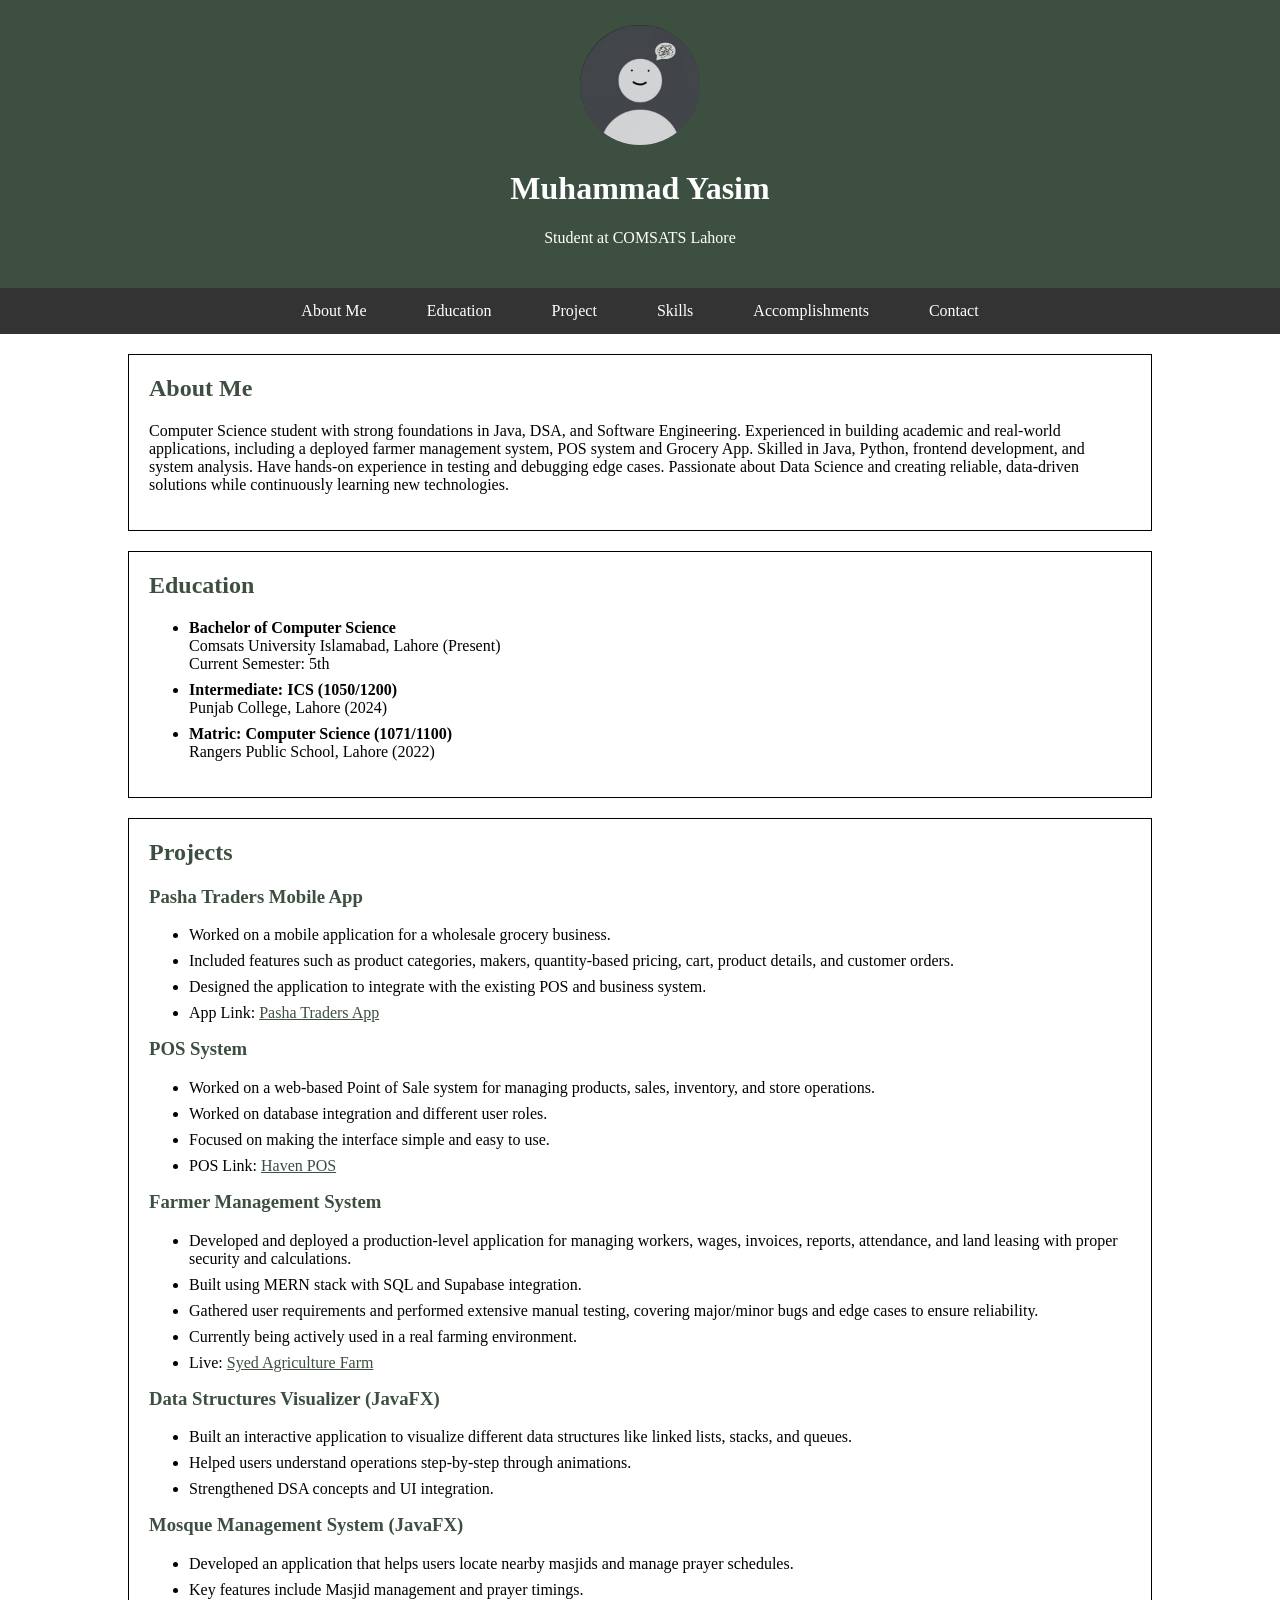
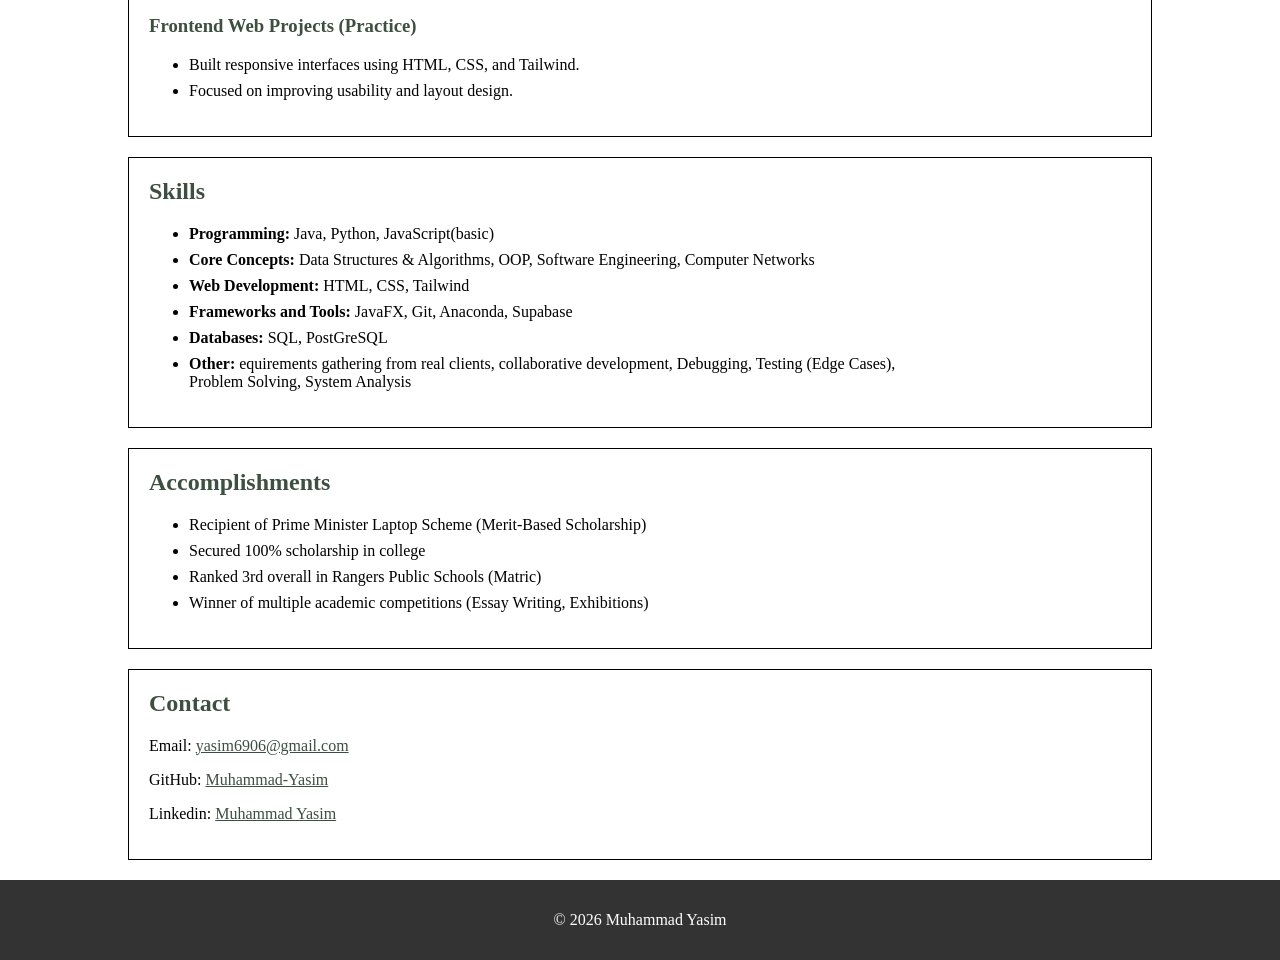
<file: assignment-1/index.html>
<!DOCTYPE html>
<html lang="en">
<head>
    <meta charset="UTF-8">
    <meta name="viewport" content="width=device-width, initial-scale=1.0">
    <title>CV</title>
    <link rel="stylesheet" href="styles.css">
</head>

<body>
    <header>
        <img src="pic.jpg" alt="Profile Pic" class="pic">
        <h1>Muhammad Yasim</h1>
        <p>Student at COMSATS Lahore</p>
    </header>

    <nav>
        <a class="nav-list" href="#about">About Me</a>
        <a class="nav-list" href="#education">Education</a>
        <a class="nav-list" href="#projects">Project</a>
        <a class="nav-list" href="#skills">Skills</a>
        <a class="nav-list" href="#accomplishments">Accomplishments</a>
        <a class="nav-list" href="#contact">Contact</a>
    </nav>

    <main>
        <section id="about">
            <h2>About Me</h2>
            <p>
                Computer Science student with strong foundations in Java, DSA, and Software 
Engineering. Experienced in building academic and real-world applications, 
including a deployed farmer management system, POS system and Grocery App. Skilled in Java, Python, frontend 
development, and system analysis. Have hands-on experience in testing and 
debugging edge cases. Passionate about Data Science and creating reliable, 
data-driven solutions while continuously learning new technologies. 
            </p>
        </section>

        <section id="education">
            <h2>Education</h2>
            <ul>
                <li>
                    <strong>Bachelor of Computer Science</strong><br>
                    Comsats University Islamabad, Lahore (Present)<br>Current Semester: 5th 
                </li>
                <li>
                    <strong>Intermediate: ICS (1050/1200)</strong><br>
                    Punjab College, Lahore  (2024)
                </li>
                <li>
                    <strong>Matric: Computer Science (1071/1100)</strong><br>
                    Rangers Public School, Lahore   (2022)
                </li>
            </ul>
        </section>

        <section id="projects">
            <h2>Projects</h2>
        
            <h3>Pasha Traders Mobile App</h3>
            <ul>
                <li>Worked on a mobile application for a wholesale grocery business.</li>
                <li>Included features such as product categories, makers, quantity-based pricing, cart, product details, and customer orders.</li>
                <li>Designed the application to integrate with the existing POS and business system.</li>
                <li>App Link: <a href="https://play.google.com/store/apps/details?id=com.pashatraders.app" target="_blank">Pasha Traders App</a></li>
            </ul>

            <h3>POS System</h3>
            <ul>
                <li>Worked on a web-based Point of Sale system for managing products, sales, inventory, and store operations.</li>
                <li>Worked on database integration and different user roles.</li>
                <li>Focused on making the interface simple and easy to use.</li>
                <li>POS Link: <a href="https://havenpos.netlify.app" target="_blank">Haven POS</a></li>
            </ul>

            <h3>Farmer Management System</h3>
            <ul>
                <li>Developed and deployed a production-level application for managing workers, wages, invoices, reports, attendance, and land leasing with proper security and calculations.</li>
                <li>Built using MERN stack with SQL and Supabase integration.</li>
                <li>Gathered user requirements and performed extensive manual testing, covering major/minor bugs and edge cases to ensure reliability.</li>
                <li>Currently being actively used in a real farming environment.</li>
                <li>Live: <a href="https://syed-agriculture-farm.netlify.app/" target="_blank">Syed Agriculture Farm</a></li>
            </ul>
        
            <h3>Data Structures Visualizer (JavaFX)</h3>
            <ul>
                <li>Built an interactive application to visualize different data structures like linked lists, stacks, and queues.</li>
                <li>Helped users understand operations step-by-step through animations.</li>
                <li>Strengthened DSA concepts and UI integration.</li>
            </ul>
        
            <h3>Mosque Management System (JavaFX)</h3>
            <ul>
                <li>Developed an application that helps users locate nearby masjids and manage prayer schedules.</li>
                <li>Key features include Masjid management and prayer timings.</li>
            </ul>
        
            <h3>Frontend Web Projects (Practice)</h3>
            <ul>
                <li>Built responsive interfaces using HTML, CSS, and Tailwind.</li>
                <li>Focused on improving usability and layout design.</li>
            </ul>
        </section>

        <section id="skills">
            <h2>Skills</h2>
            <ul>
                <li>
                    <strong>Programming: </strong>Java, Python, JavaScript(basic)  
                </li>
                <li>
                    <strong>Core Concepts: </strong>Data Structures & Algorithms, OOP, Software Engineering, Computer Networks
                </li>
                <li>
                    <strong>Web Development: </strong>HTML, CSS, Tailwind 
                </li>
                <li>
                    <strong>Frameworks and Tools: </strong>JavaFX, Git, Anaconda, Supabase 
                </li>
                <li>
                    <strong>Databases: </strong>SQL, PostGreSQL
                </li>
                <li>
                    <strong>Other: </strong>equirements gathering from real clients, collaborative development, Debugging, Testing (Edge Cases),<br> Problem Solving, System Analysis
                </li>
            </ul>
        </section>

        <section id="accomplishments">
            <h2>Accomplishments</h2>
            <ul>
                <li>Recipient of Prime Minister Laptop Scheme (Merit-Based Scholarship)</li>
                <li>Secured 100% scholarship in college</li>
                <li>Ranked 3rd overall in Rangers Public Schools (Matric)</li>
                <li>Winner of multiple academic competitions (Essay Writing, Exhibitions)</li>
            </ul>
        </section>

        <section id="contact">
            <h2>Contact</h2>
            <p>Email: <a href="mailto:yasim6906@gmail.com" target="_blank">yasim6906@gmail.com
                </a>
            </p>

            <p>GitHub: <a href="https://github.com/Muhammad-Yasim" target="_blank">Muhammad-Yasim
                </a>
            </p>

            <p>Linkedin: <a href="https://www.linkedin.com/in/muhammad-yasim/" target="_blank">Muhammad Yasim
                </a>
            </p>
        </section>
    </main>

    <footer>
        <p>&copy 2026 Muhammad Yasim</p>
    </footer>

</body>
</html>
</file>
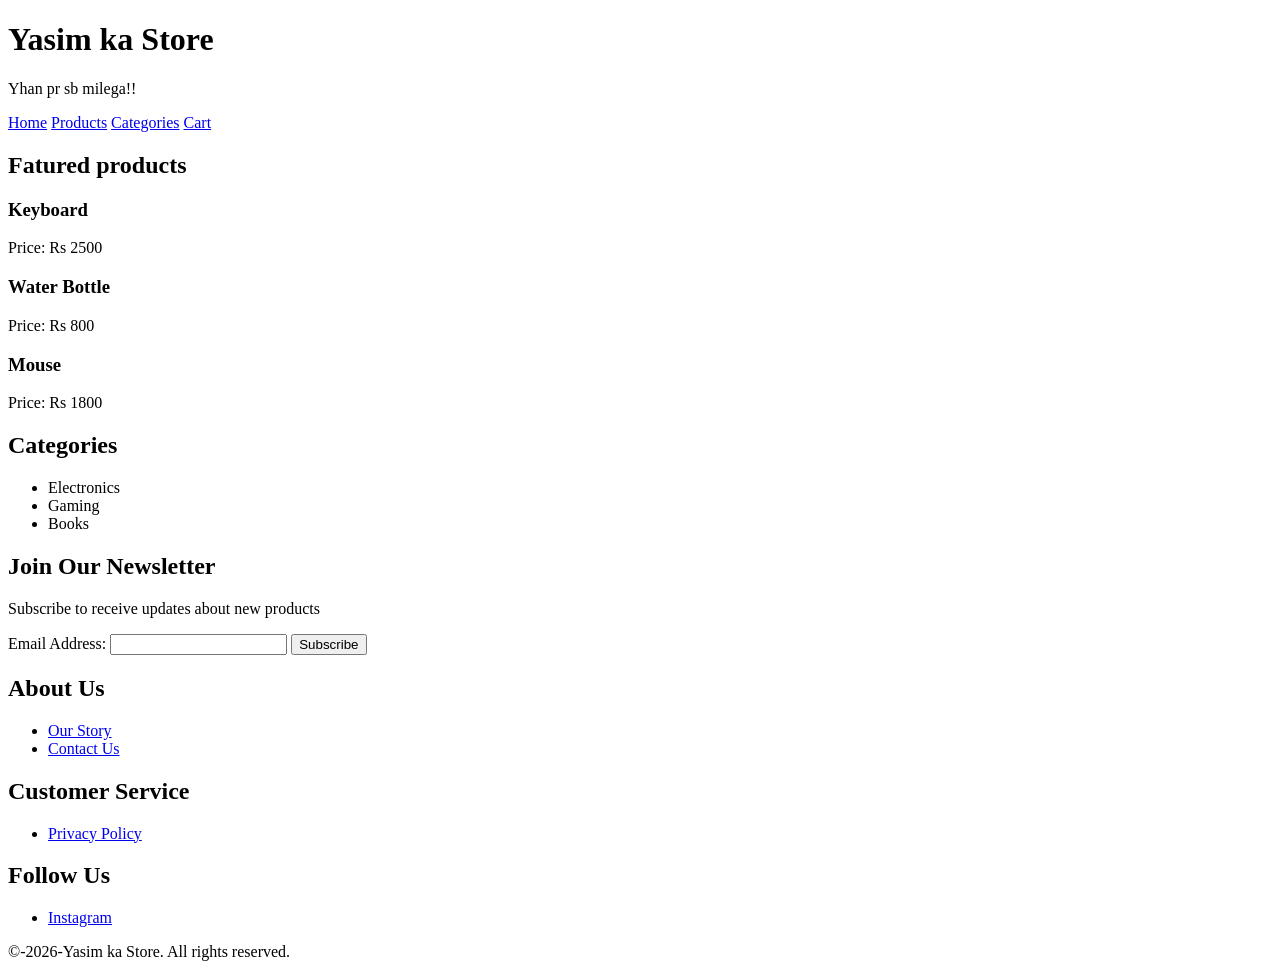
<file: lab-1/index.html>
<!DOCTYPE html>
<html lang="en">
<head>
    <meta charset="UTF-8">
    <meta name="viewport" content="width=device-width, initial-scale=1.0">
    <title>Yasim ka Store</title>
</head>
<body>

    <header>
        <h1>Yasim ka Store</h1>
        <p>Yhan pr sb milega!!</p>

        <nav>
            <a href="#home">Home</a>
            <a href="#products">Products</a>
            <a href="#categories">Categories</a>
            <a href="#cart">Cart</a>
        </nav>
    </header>

    <main id="home">

        <section id="products">
            <h2>Fatured products</h2>

            <article>
                <h3>Keyboard</h3>
                <p>Price: Rs 2500</p>
            </article>

            <article>
                <h3>Water Bottle</h3>
                <p>Price: Rs 800</p>
            </article>

            <article>
                <h3>Mouse</h3>
                <p>Price: Rs 1800</p>
            </article>
        </section>

        <section id="categories">
            <h2>Categories</h2>

            <ul>
                <li>Electronics</li>
                <li>Gaming</li>
                <li>Books</li>
            </ul>
        </section>

        <section id="newsletter">
            <h2>Join Our Newsletter</h2>
            <p>Subscribe to receive updates about new products</p>

            <form>
                <label for="email">Email Address:</label>
                <input type="email" id="email" name="email" required>
                <button type="submit">Subscribe</button>
            </form>
        </section>

    </main>

    <footer>
        <section>
            <h2>About Us</h2>
            <ul>
                <li><a href="#">Our Story</a></li>
                <li><a href="#">Contact Us</a></li>
            </ul>
        </section>

        <section>
            <h2>Customer Service</h2>
            <ul>
                <li><a href="#">Privacy Policy</a></li>
            </ul>
        </section>

        <section>
            <h2>Follow Us</h2>
            <ul>
                <li><a href="#">Instagram</a></li>
            </ul>
        </section>

        <p>&copy;-2026-Yasim ka Store. All rights reserved.</p>
    </footer>

</body>
</html>
</file>
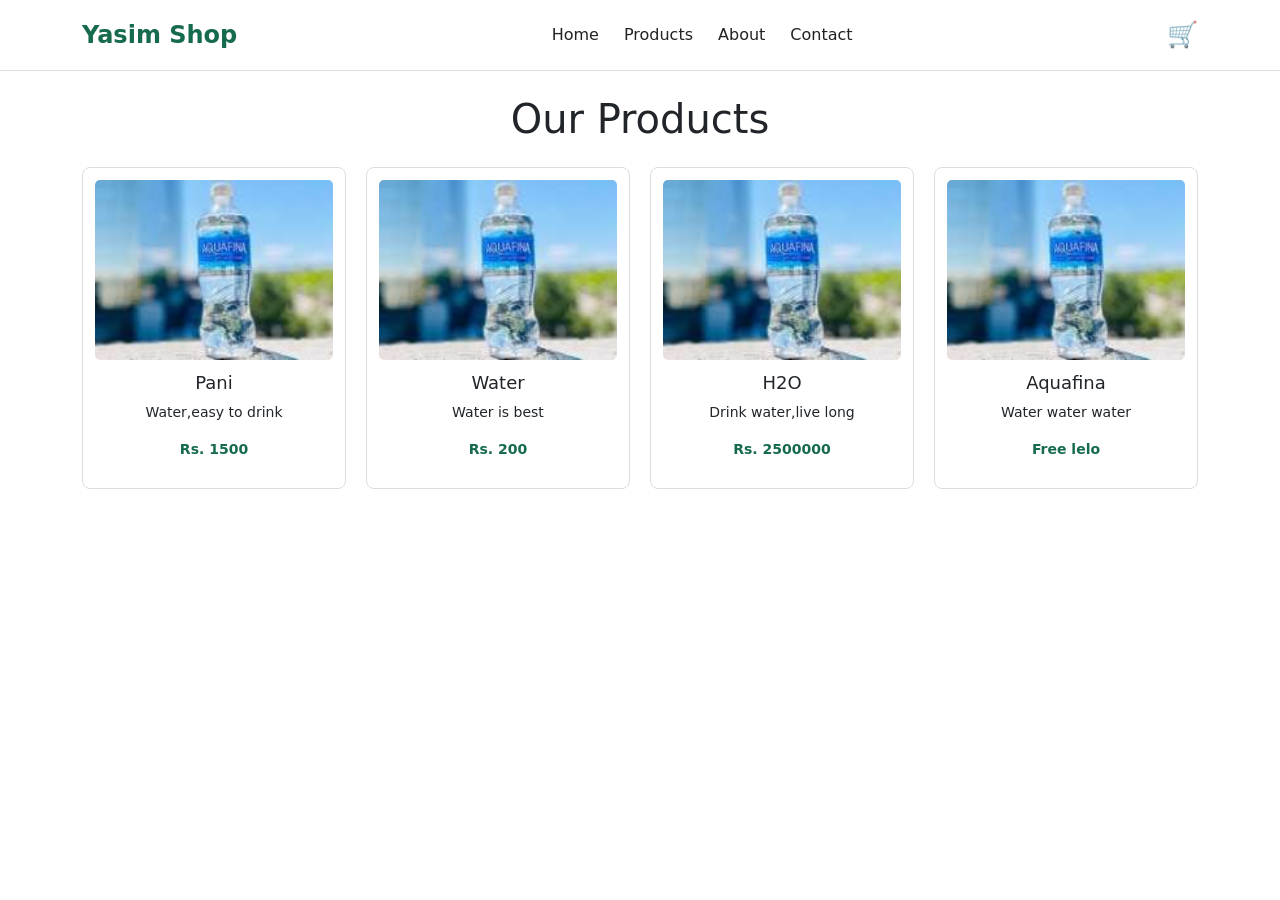
<file: lab-2/index.html>
<!DOCTYPE html>
<html lang="en">
<head>
    <meta charset="UTF-8">
    <meta name="viewport" content="width=device-width, initial-scale=1.0">

    <title>Lab 2</title>



    <link href="https://cdn.jsdelivr.net/npm/bootstrap@5.3.3/dist/css/bootstrap.min.css" rel="stylesheet">
    <link rel="stylesheet" href="style.css">

</head>

<body>
    <header class="header">
        
        <div class="container navbar-div">

            <a href="#" class="logo">Yasim Shop</a>

            <input type="checkbox" id="menu">
            <label for="menu" class="hamburger">|||</label>

            <nav class="nav-links">
                <a href="#">Home</a>
                <a href="#">Products</a>
                <a href="#">About</a>
                <a href="#">Contact</a>
            </nav>

            <a href="#" class="cart">
                🛒
            </a>

        </div>



    </header>


    <main class="container my-4">

        <h1 class="text-center mb-4">Our Products</h1>

        <section class="product-grid">

            <article class="product-card">
                <img src="images/water.jpg" alt="Product 1">
                <h2>Pani</h2>
                <p>Water,easy to drink</p>
                <p class="price">Rs. 1500</p>
            </article>

            <article class="product-card">
                <img src="images/water.jpg" alt="Product 2">
                <h2>Water</h2>
                <p>Water is best</p>
                <p class="price">Rs. 200</p>
            </article>

            <article class="product-card">
                <img src="images/water.jpg" alt="Product 3">
                <h2>H2O</h2>
                <p>Drink water,live long</p>
                <p class="price">Rs. 2500000</p>
            </article>

            <article class="product-card">
                <img src="images/water.jpg" alt="Product 4">
                <h2>Aquafina</h2>
                <p>Water water water</p>
                <p class="price">Free lelo</p>
            </article>

        </section>
    </main>

</body>
</html>
</file>
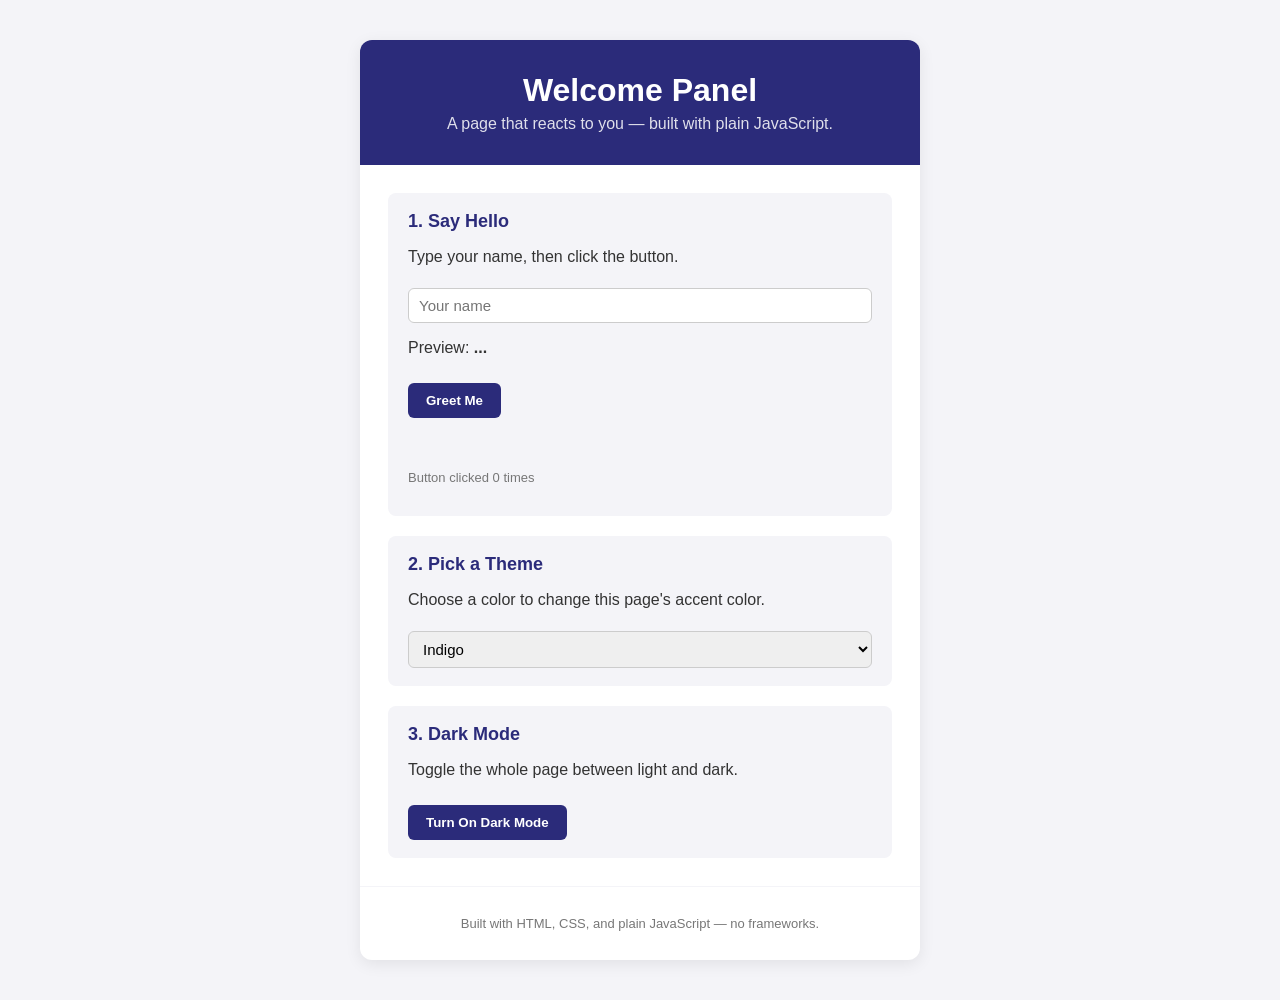
<file: practice/lab5_first_js/index.html>
<!DOCTYPE html>
<html lang="en">
<head>
  <meta charset="UTF-8">
  <meta name="viewport" content="width=device-width, initial-scale=1.0">
  <title>My First JavaScript Page</title>
  <link rel="stylesheet" href="style.css">
</head>
<body>
  <div class="container">
    <header>
      <h1>Welcome Panel</h1>
      <p class="subtitle">A page that reacts to you — built with plain JavaScript.</p>
    </header>

    <main>
      <section class="card">
        <h2>1. Say Hello</h2>
        <p>Type your name, then click the button.</p>
        <input type="text" id="nameInput" placeholder="Your name" oninput="updatePreview()">
        <p>Preview: <strong id="previewName">...</strong></p>
        <button onclick="greetUser()">Greet Me</button>
        <p id="greeting"></p>
        <p class="counter">Button clicked <span id="clickCount">0</span> times</p>
      </section>

      <section class="card">
        <h2>2. Pick a Theme</h2>
        <p>Choose a color to change this page's accent color.</p>
        <select id="themeSelect" onchange="changeTheme()">
          <option value="#2b2b7a">Indigo</option>
          <option value="#1f8a4c">Green</option>
          <option value="#c0392b">Red</option>
          <option value="#e67e22">Orange</option>
        </select>
      </section>

      <section class="card">
        <h2>3. Dark Mode</h2>
        <p>Toggle the whole page between light and dark.</p>
        <button onclick="toggleDarkMode()" id="darkModeBtn">Turn On Dark Mode</button>
      </section>
    </main>

    <footer>
      <p>Built with HTML, CSS, and plain JavaScript — no frameworks.</p>
    </footer>
  </div>

  <script src="script.js"></script>
</body>
</html>
</file>
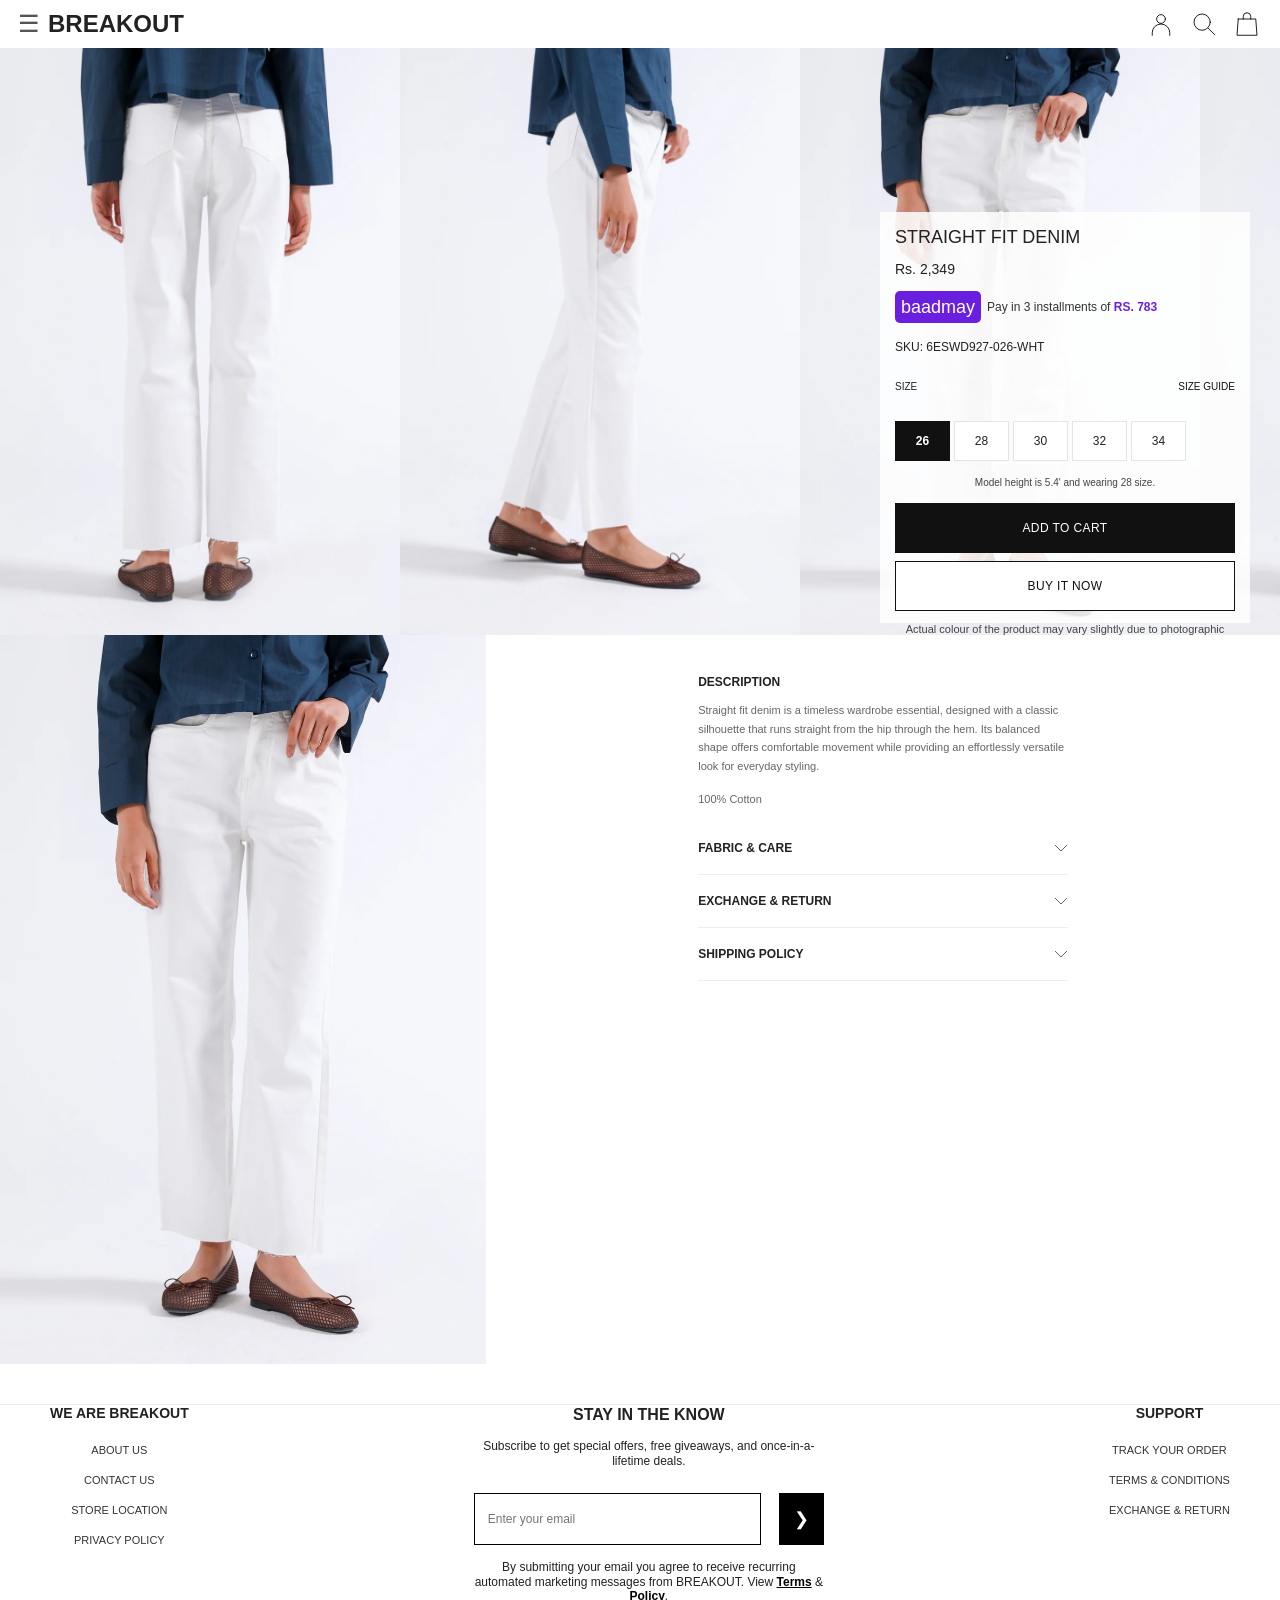
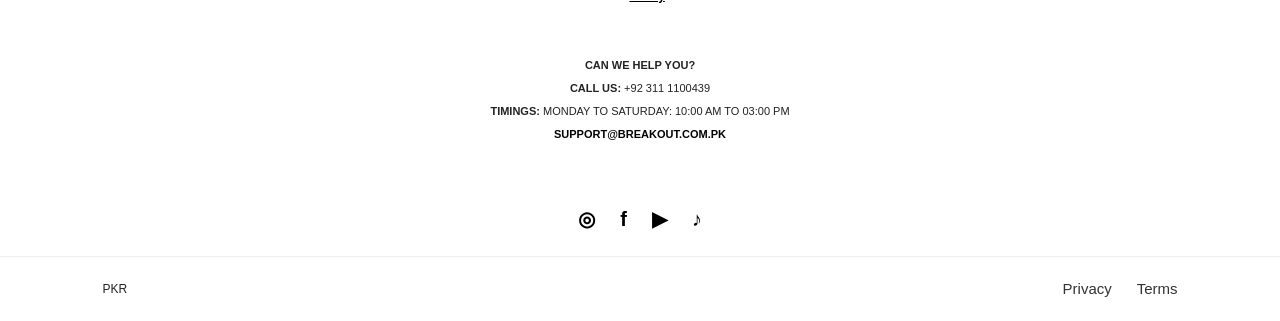
<file: assignment-2/productPage.html>
<!DOCTYPE html>
<html lang="en">
<head>
    <meta charset="UTF-8">
    <meta name="viewport" content="width=device-width, initial-scale=1">
    <title>Breakout</title>

        <link href="https://cdn.jsdelivr.net/npm/bootstrap@5.3.3/dist/css/bootstrap.min.css" rel="stylesheet">
    <link rel="stylesheet" href="style.css">
    <link rel="stylesheet" href="productPage.css">
</head>
<body>
    <header class="top-bar">

        <nav class="navbar d-flex justify-content-between align-items-center">

            <div class="left-side">
                <span class="menu-icon">&#9776;</span>
                <a href="index.html" class="logo">BREAKOUT</a>
            </div>

            <div class="right-side">

                <span class="user-icon">
                    <svg viewBox="0 0 24 24">
                        <circle cx="12" cy="8" r="3.5"/>
                        <path d="M5 21v-2a7 7 0 0 1 14 0v2"/>
                    </svg>
                </span>

                <span class="search-icon">
                    <svg viewBox="0 0 24 24">
                        <circle cx="10.5" cy="10.5" r="6.5"/>
                        <path d="m15.5 15.5 5 5"/>
                    </svg>
                </span>

                <span class="bag-icon">
                    <svg viewBox="0 0 24 24">
                        <path d="M5 8h14l1 13H4L5 8Z"/>
                        <path d="M9 8V6a3 3 0 0 1 6 0v2"/>
                    </svg>
                </span>
            </div>
        </nav>

    </header>
    
    <main>

        <section class="top">

            <div class="slider">

                <a href="#" class="track">
                    <div class="slide">
                        <img src="images/pant-1.webp" alt="pant">
                    </div>

                    <div class="slide">
                        <img src="images/pant-2.webp" alt="pamt">
                    </div>

                    <div class="slide">
                        <img src="images/pant-3.webp" alt="pamt">
                    </div>
                    
                    <div class="slide">
                        <img src="images/pant-1.webp" alt="pant">
                    </div>

                    <div class="slide">
                        <img src="images/pant-2.webp" alt="pamt">
                    </div>

                    <div class="slide">
                        <img src="images/pant-3.webp" alt="pamt">
                    </div>

                </a>



            </div>

            <div class="info">

                <h1 class="name">STRAIGHT FIT DENIM</h1>

                <p class="price">Rs. 2,349</p>

                <a href="#">
                <div class="baadmay">
                    <span class="baadmay-logo">baadmay</span>
                    <span class="baadmay-text">Pay in 3 installments of <b>RS. 783</b></span>
                </div>
                </a>

                <p class="sku">SKU: 6ESWD927-026-WHT</p>

                <div class="size-head">
                    <p>SIZE</p>
                    <a href="#" class="size-guide">SIZE GUIDE</a>
                </div>

                <div class="sizes">
                    <input type="radio" name="size" id="s26" checked>
                    <label for="s26">26</label>

                    <input type="radio" name="size" id="s28">
                    <label for="s28">28</label>

                    <input type="radio" name="size" id="s30">
                    <label for="s30">30</label>

                    <input type="radio" name="size" id="s32">
                    <label for="s32">32</label>

                    <input type="radio" name="size" id="s34">
                    <label for="s34">34</label>
                </div>

                <p class="model-note">Model height is 5.4' and wearing 28 size.</p>

                <div class="buttons">
                    <button type="button" class="btn-black">ADD TO CART</button>
                    <button type="button" class="btn-white">BUY IT NOW</button>
                </div>

                <p class="color-note">Actual colour of the product may vary slightly due to photographic lighting sources or your device.</p>

            </div>

        </section>

        <section>

            <div class="details-row">

                <div class="big-pic">
                    <img src="images/pant-3.webp" alt="model">
                </div>

                <div class="text-side">

                    <div class="text-box">

                        <h2 class="head">DESCRIPTION</h2>
                        <p class="para">Straight fit denim is a timeless wardrobe essential, designed with a classic silhouette that runs straight from the hip through the hem. Its balanced shape offers comfortable movement while providing an effortlessly versatile look for everyday styling.</p>
                        <p class="para">100% Cotton</p>

                        <details class="acc">

                            <summary>FABRIC &amp; CARE</summary>

                            <p class="para sub">CARE</p>

                            <ul class="list">
                                <li>Machine or handwash upto 30°C/86F</li>
                                <li>Gentle cycle</li>
                                <li>Do not dry in direct sunlight</li>
                                <li>Do not bleach</li>
                                <li>Do not iron directly on prints/embroidery</li>
                            </ul>

                        </details>

                        <details class="acc">

                            <summary>EXCHANGE &amp; RETURN</summary>

                            <p class="para sub">Exchange Policy &amp; Conditions</p>

                            <ul class="list">
                                <li>No return only size and color can be exchanged subject to availability.</li>
                                <li>Wash, used or damaged outfits will not be exchanged.</li>
                                <li>Product purchased on sale can only be exchanged in different size, depending on the availability.</li>
                            </ul>

                            <p class="para sub">Defective Products</p>

                            <ul class="list">
                                <li>The product will only be exchange if the product received has any defect. You can contact our customer service center by emailing us pictures of defected product at support@breakout.com.pk or calling us at 0311-1100439 within 15 days.</li>
                            </ul>

                            <p class="para sub">How to Return Items</p>

                            <ul class="list">
                                <li>To return your product, you should mail your product to Retail concept.</li>
                                <li>Returning items will be returned at customer’s cost.</li>
                            </ul>

                        </details>

                        <details class="acc">

                            <summary>SHIPPING POLICY</summary>

                            <ul class="list">
                                <li>Exchange within 7 days subject to stock availability and proof of purchase.</li>
                                <li>No refunds and no returns.</li>
                                <li>The claim of accessories is not acceptable.</li>
                                <li>Washed, used or damaged garments would not be exchanged.</li>
                                <li>Products purchased on sale can only be exchanged in different sizes, depending on the size available.</li>
                                <li>For exchange (return within 7 days of purchase) please email us at support@breakout.com.pk or call +92-311-1100439 during working days (Monday to Saturday) from 10am to 5 pm.</li>
                            </ul>

                        </details>

                    </div>

                </div>

            </div>

        </section>

    </main>

        <footer class="footer">
            <div class="footer-top">

                <div class="footer-links">
                    <h3>WE ARE BREAKOUT</h3>
                    <a href="#">ABOUT US</a>
                    <a href="#">CONTACT US</a>
                    <a href="#">STORE LOCATION</a>
                    <a href="#">PRIVACY POLICY</a>
                </div>

                <div class="footer-news">
                    <h3>STAY IN THE KNOW</h3>
                    <p>Subscribe to get special offers, free giveaways, and once-in-a-lifetime deals.</p>
                    <form class="email-box">
                        <input type="email" placeholder="Enter your email">
                        <button type="button">&#10095;</button>
                    </form>
                    <p>By submitting your email you agree to receive recurring automated marketing messages from BREAKOUT. View <b><a href=#>Terms</a></b> & <b><a href=#>Policy</a></b>.</p>
                </div>
                
                <div class="footer-links">
                    <h3>SUPPORT</h3>
                    <a href="#">TRACK YOUR ORDER</a>
                    <a href="#">TERMS & CONDITIONS</a>
                    <a href="#">EXCHANGE & RETURN</a>
                </div>
            
            </div>
            
            <div class="footer-contact">
                <p><b>CAN WE HELP YOU?</b></p>
                <p><b>CALL US:</b> +92 311 1100439</p>
                <p><b>TIMINGS:</b> MONDAY TO SATURDAY: 10:00 AM TO 03:00 PM</p>
                <a href=#><p><b>SUPPORT@BREAKOUT.COM.PK</b></p></a>
            </div>
            
            <div class="social-links">
                <a href="#">◎</a>
                <a href="#">f</a>
                <a href="#">▶</a>
                <a href="#">♪</a>
            </div>
            
            <div class="footer-bottom">
                <span>PKR</span>
                <div>
                    <a href="#">Privacy</a>
                    <a href="#">Terms</a>
                </div>
            </div>
        </footer>

    <div class="float-bar">

        <img src="images/pant-2.webp" alt="" class="float-img">

        <div class="float-text">
            <p class="float-name">STRAIGHT FIT DENIM</p>
            <p class="float-size">26 / WHITE</p>
            <p class="float-price">Rs. 2,349</p>
        </div>

        <button type="button" class="float-btn">ADD TO CART</button>

    </div>

</body>
</html>
</file>
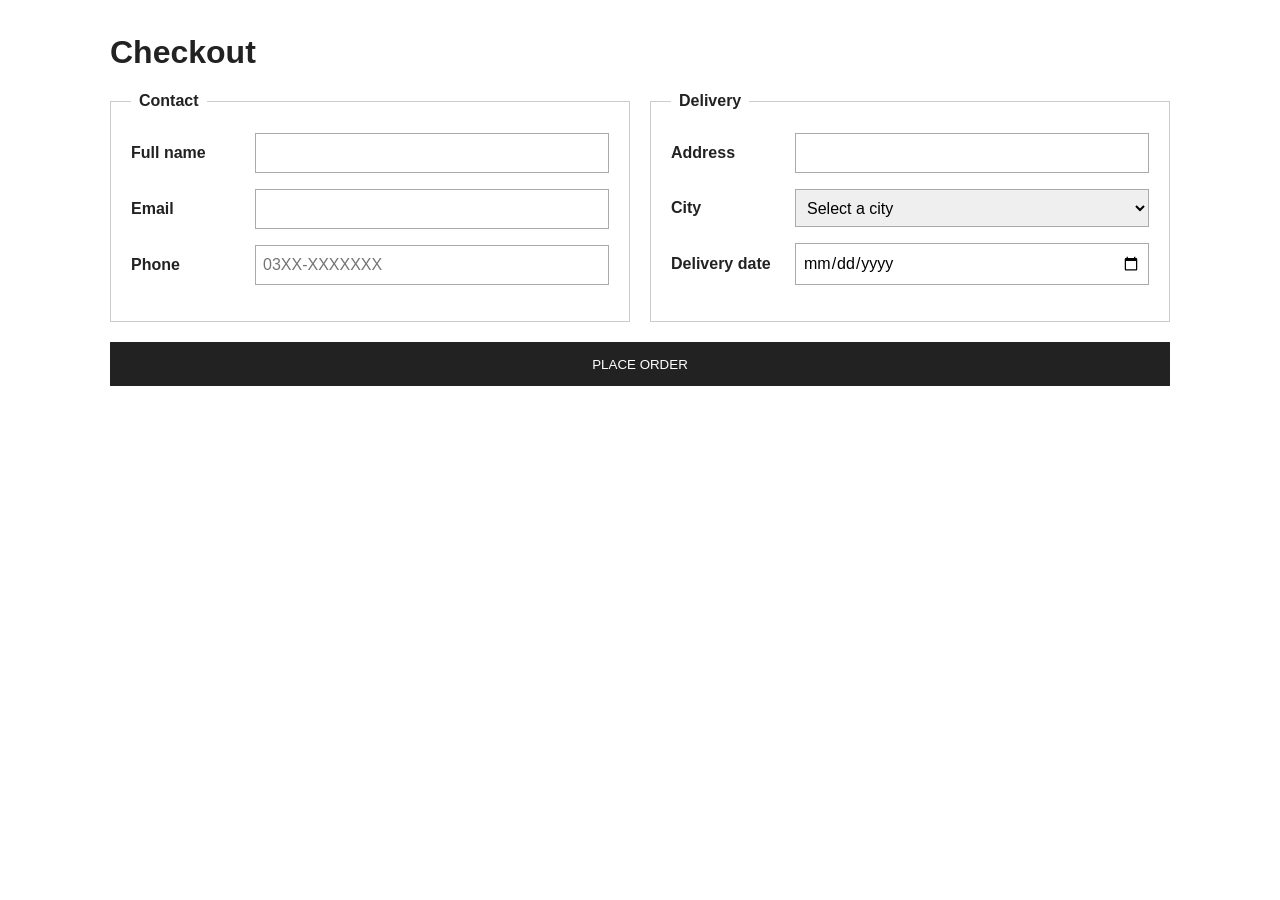
<file: midterm/checkout.html>
<!DOCTYPE html>
<html lang="en">
<head>
    <meta charset="UTF-8">
    <meta name="viewport" content="width=device-width, initial-scale=1.0">
    <title>Checkout</title>
    <link rel="stylesheet" href="style.css">
    <link rel="stylesheet" href="checkout.css">
</head>
<body>

<main class="checkout-page">
    <h1>Checkout</h1>

    <form class="checkout-form">
        <fieldset>
            <legend>Contact</legend>

            <div class="form-field">
                <label for="full-name">Full name</label>
                <input type="text" id="full-name" name="full-name"
                       autocomplete="name" required>
                <small class="error-message">Please enter your full name.</small>
            </div>

            <div class="form-field">
                <label for="email">Email</label>
                <input type="email" id="email" name="email"
                       autocomplete="email" required>
                <small class="error-message">Please enter a valid email.</small>
            </div>

            <div class="form-field">
                <label for="phone">Phone</label>
                <input type="tel" id="phone" name="phone"
                       pattern="03[0-9]{2}-[0-9]{7}"
                       placeholder="03XX-XXXXXXX"
                       required>
                <small class="error-message">Use format 03XX-XXXXXXX.</small>
            </div>
        </fieldset>

        <fieldset>
            <legend>Delivery</legend>

            <div class="form-field">
                <label for="address">Address</label>
                <input type="text" id="address" name="address"
                       autocomplete="street-address" required>
                <small class="error-message">Please enter your address.</small>
            </div>

            <div class="form-field">
                <label for="city">City</label>
                <select id="city" name="city" required>
                    <option value="">Select a city</option>
                    <option value="islamabad">Islamabad</option>
                    <option value="lahore">Lahore</option>
                    <option value="karachi">Karachi</option>
                    <option value="rawalpindi">Rawalpindi</option>
                    <option value="peshawar">Peshawar</option>
                </select>
                <small class="error-message">Please select a city.</small>
            </div>

            <div class="form-field">
                <label for="delivery-date">Delivery date</label>
                <input type="date" id="delivery-date" name="delivery-date"
                       min="2026-10-29" max="2027-01-23" required>
                <small class="error-message">
                    Choose a date between 29 October 2026 and 23 January 2027.
                </small>
            </div>
        </fieldset>

        <button type="submit">PLACE ORDER</button>
    </form>
</main>

</body>
</html>
</file>
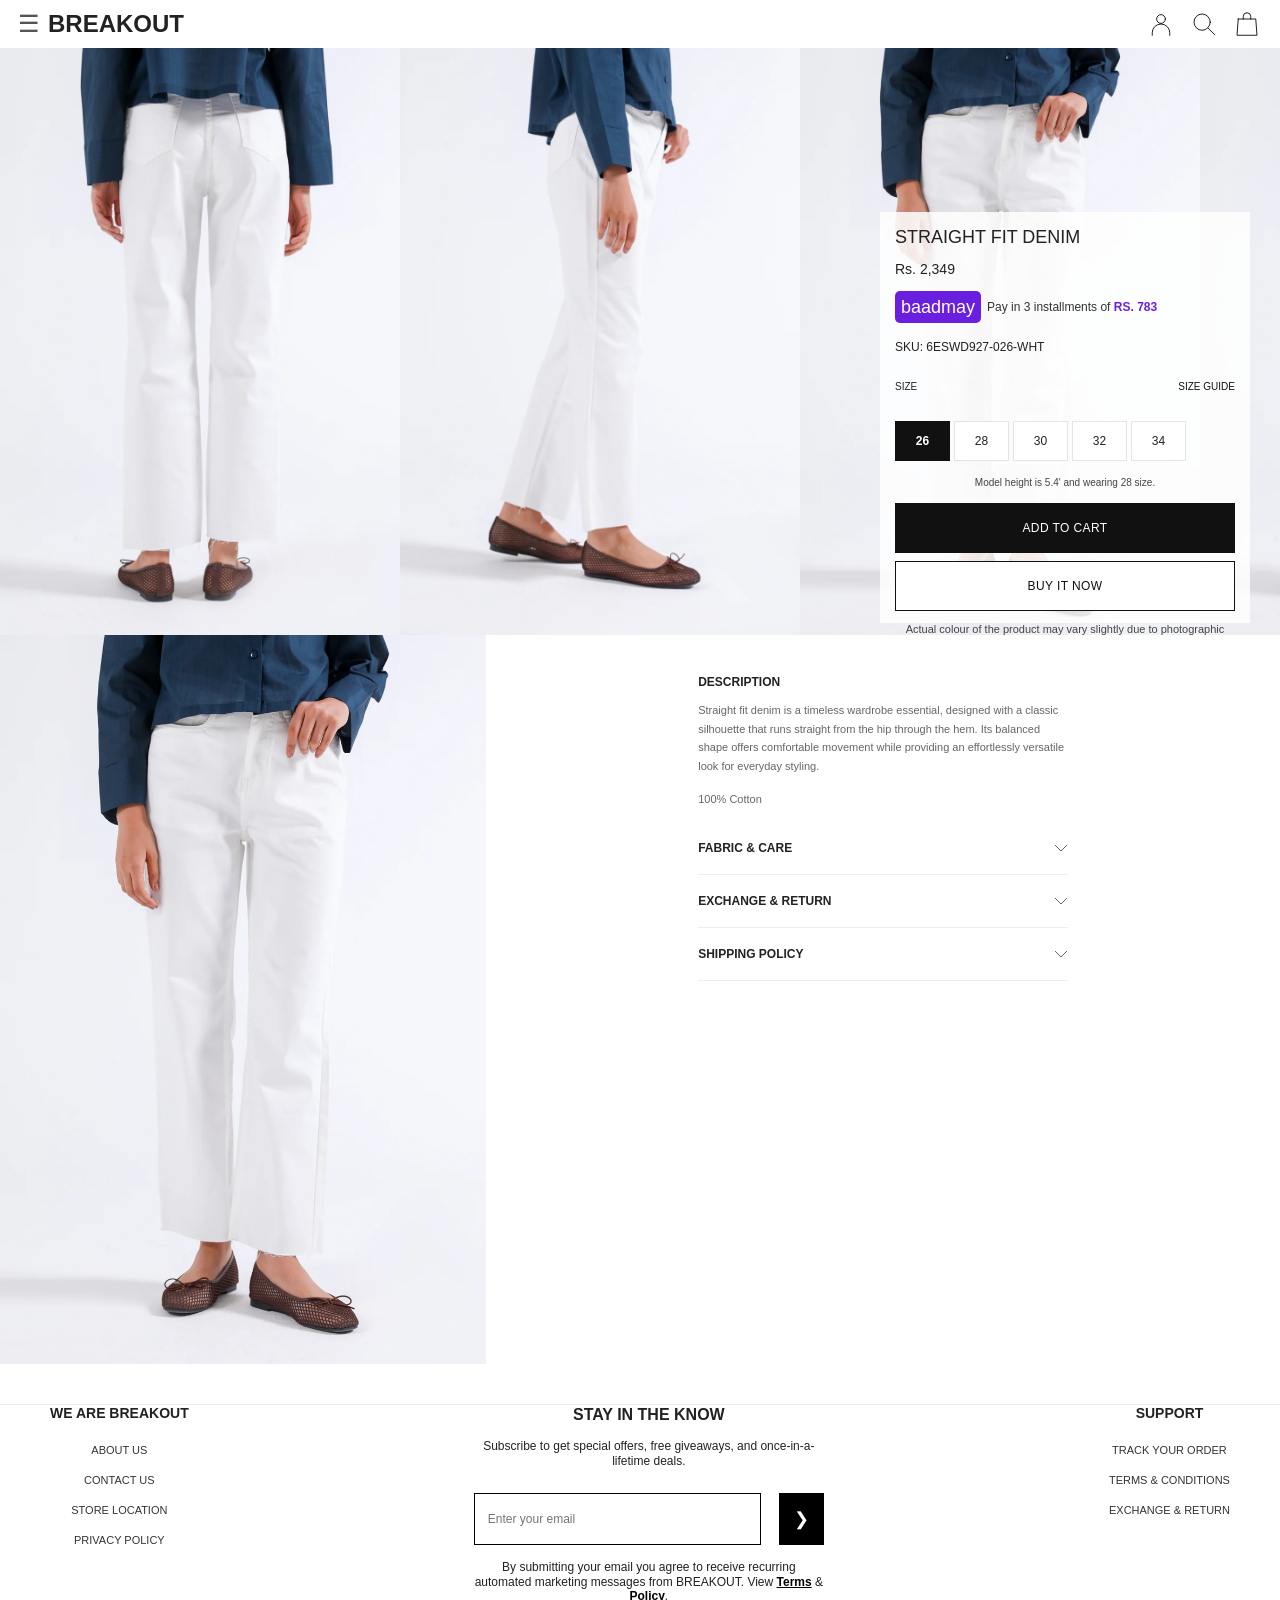
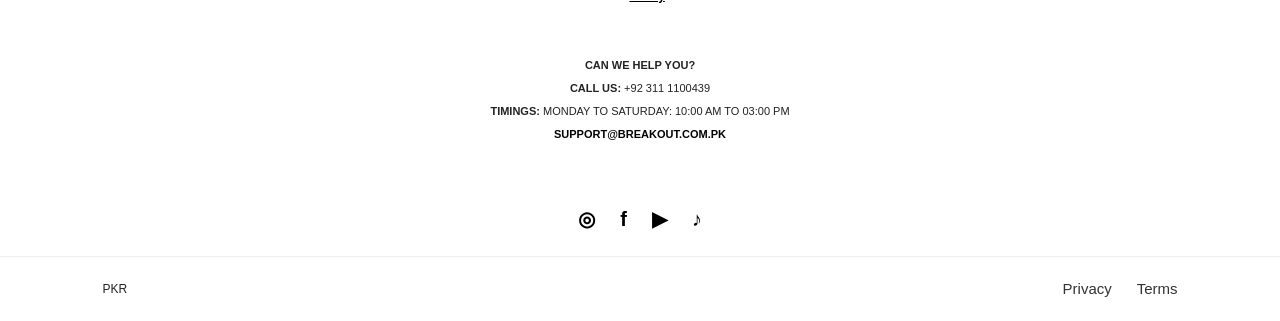
<file: midterm/productPage.html>
<!DOCTYPE html>
<html lang="en">
<head>
    <meta charset="UTF-8">
    <meta name="viewport" content="width=device-width, initial-scale=1">
    <title>Breakout</title>

        <link href="https://cdn.jsdelivr.net/npm/bootstrap@5.3.3/dist/css/bootstrap.min.css" rel="stylesheet">
    <link rel="stylesheet" href="style.css">
    <link rel="stylesheet" href="productPage.css">
</head>
<body>
    <header class="top-bar">

        <nav class="navbar d-flex justify-content-between align-items-center">

            <div class="left-side">
                <span class="menu-icon">&#9776;</span>
                <a href="index.html" class="logo">BREAKOUT</a>
            </div>

            <div class="right-side">

                <span class="user-icon">
                    <svg viewBox="0 0 24 24">
                        <circle cx="12" cy="8" r="3.5"/>
                        <path d="M5 21v-2a7 7 0 0 1 14 0v2"/>
                    </svg>
                </span>

                <span class="search-icon">
                    <svg viewBox="0 0 24 24">
                        <circle cx="10.5" cy="10.5" r="6.5"/>
                        <path d="m15.5 15.5 5 5"/>
                    </svg>
                </span>

                <a class="bag-icon" href="checkout.html">
                    <svg viewBox="0 0 24 24">
                        <path d="M5 8h14l1 13H4L5 8Z"/>
                        <path d="M9 8V6a3 3 0 0 1 6 0v2"/>
                    </svg>
                </a>
            </div>
        </nav>

    </header>
    
    <main>

        <section class="top">

            <div class="slider">

                <a href="#" class="track">
                    <div class="slide">
                        <img src="images/pant-1.webp" alt="pant">
                    </div>

                    <div class="slide">
                        <img src="images/pant-2.webp" alt="pamt">
                    </div>

                    <div class="slide">
                        <img src="images/pant-3.webp" alt="pamt">
                    </div>
                    
                    <div class="slide">
                        <img src="images/pant-1.webp" alt="pant">
                    </div>

                    <div class="slide">
                        <img src="images/pant-2.webp" alt="pamt">
                    </div>

                    <div class="slide">
                        <img src="images/pant-3.webp" alt="pamt">
                    </div>

                </a>



            </div>

            <div class="info">

                <h1 class="name">STRAIGHT FIT DENIM</h1>

                <p class="price">Rs. 2,349</p>

                <a href="#">
                <div class="baadmay">
                    <span class="baadmay-logo">baadmay</span>
                    <span class="baadmay-text">Pay in 3 installments of <b>RS. 783</b></span>
                </div>
                </a>

                <p class="sku">SKU: 6ESWD927-026-WHT</p>

                <div class="size-head">
                    <p>SIZE</p>
                    <a href="#" class="size-guide">SIZE GUIDE</a>
                </div>

                <div class="sizes">
                    <input type="radio" name="size" id="s26" checked>
                    <label for="s26">26</label>

                    <input type="radio" name="size" id="s28">
                    <label for="s28">28</label>

                    <input type="radio" name="size" id="s30">
                    <label for="s30">30</label>

                    <input type="radio" name="size" id="s32">
                    <label for="s32">32</label>

                    <input type="radio" name="size" id="s34">
                    <label for="s34">34</label>
                </div>

                <p class="model-note">Model height is 5.4' and wearing 28 size.</p>

                <div class="buttons">
                    <button type="button" class="btn-black">ADD TO CART</button>
                    <button type="button" class="btn-white">BUY IT NOW</button>
                </div>

                <p class="color-note">Actual colour of the product may vary slightly due to photographic lighting sources or your device.</p>

            </div>

        </section>

        <section>

            <div class="details-row">

                <div class="big-pic">
                    <img src="images/pant-3.webp" alt="model">
                </div>

                <div class="text-side">

                    <div class="text-box">

                        <h2 class="head">DESCRIPTION</h2>
                        <p class="para">Straight fit denim is a timeless wardrobe essential, designed with a classic silhouette that runs straight from the hip through the hem. Its balanced shape offers comfortable movement while providing an effortlessly versatile look for everyday styling.</p>
                        <p class="para">100% Cotton</p>

                        <details class="acc">

                            <summary>FABRIC &amp; CARE</summary>

                            <p class="para sub">CARE</p>

                            <ul class="list">
                                <li>Machine or handwash upto 30°C/86F</li>
                                <li>Gentle cycle</li>
                                <li>Do not dry in direct sunlight</li>
                                <li>Do not bleach</li>
                                <li>Do not iron directly on prints/embroidery</li>
                            </ul>

                        </details>

                        <details class="acc">

                            <summary>EXCHANGE &amp; RETURN</summary>

                            <p class="para sub">Exchange Policy &amp; Conditions</p>

                            <ul class="list">
                                <li>No return only size and color can be exchanged subject to availability.</li>
                                <li>Wash, used or damaged outfits will not be exchanged.</li>
                                <li>Product purchased on sale can only be exchanged in different size, depending on the availability.</li>
                            </ul>

                            <p class="para sub">Defective Products</p>

                            <ul class="list">
                                <li>The product will only be exchange if the product received has any defect. You can contact our customer service center by emailing us pictures of defected product at support@breakout.com.pk or calling us at 0311-1100439 within 15 days.</li>
                            </ul>

                            <p class="para sub">How to Return Items</p>

                            <ul class="list">
                                <li>To return your product, you should mail your product to Retail concept.</li>
                                <li>Returning items will be returned at customer’s cost.</li>
                            </ul>

                        </details>

                        <details class="acc">

                            <summary>SHIPPING POLICY</summary>

                            <ul class="list">
                                <li>Exchange within 7 days subject to stock availability and proof of purchase.</li>
                                <li>No refunds and no returns.</li>
                                <li>The claim of accessories is not acceptable.</li>
                                <li>Washed, used or damaged garments would not be exchanged.</li>
                                <li>Products purchased on sale can only be exchanged in different sizes, depending on the size available.</li>
                                <li>For exchange (return within 7 days of purchase) please email us at support@breakout.com.pk or call +92-311-1100439 during working days (Monday to Saturday) from 10am to 5 pm.</li>
                            </ul>

                        </details>

                    </div>

                </div>

            </div>

        </section>

    </main>

        <footer class="footer">
            <div class="footer-top">

                <div class="footer-links">
                    <h3>WE ARE BREAKOUT</h3>
                    <a href="#">ABOUT US</a>
                    <a href="#">CONTACT US</a>
                    <a href="#">STORE LOCATION</a>
                    <a href="#">PRIVACY POLICY</a>
                </div>

                <div class="footer-news">
                    <h3>STAY IN THE KNOW</h3>
                    <p>Subscribe to get special offers, free giveaways, and once-in-a-lifetime deals.</p>
                    <form class="email-box">
                        <input type="email" placeholder="Enter your email">
                        <button type="button">&#10095;</button>
                    </form>
                    <p>By submitting your email you agree to receive recurring automated marketing messages from BREAKOUT. View <b><a href=#>Terms</a></b> & <b><a href=#>Policy</a></b>.</p>
                </div>
                
                <div class="footer-links">
                    <h3>SUPPORT</h3>
                    <a href="#">TRACK YOUR ORDER</a>
                    <a href="#">TERMS & CONDITIONS</a>
                    <a href="#">EXCHANGE & RETURN</a>
                </div>
            
            </div>
            
            <div class="footer-contact">
                <p><b>CAN WE HELP YOU?</b></p>
                <p><b>CALL US:</b> +92 311 1100439</p>
                <p><b>TIMINGS:</b> MONDAY TO SATURDAY: 10:00 AM TO 03:00 PM</p>
                <a href=#><p><b>SUPPORT@BREAKOUT.COM.PK</b></p></a>
            </div>
            
            <div class="social-links">
                <a href="#">◎</a>
                <a href="#">f</a>
                <a href="#">▶</a>
                <a href="#">♪</a>
            </div>
            
            <div class="footer-bottom">
                <span>PKR</span>
                <div>
                    <a href="#">Privacy</a>
                    <a href="#">Terms</a>
                </div>
            </div>
        </footer>

    <div class="float-bar">

        <img src="images/pant-2.webp" alt="" class="float-img">

        <div class="float-text">
            <p class="float-name">STRAIGHT FIT DENIM</p>
            <p class="float-size">26 / WHITE</p>
            <p class="float-price">Rs. 2,349</p>
        </div>

        <button type="button" class="float-btn">ADD TO CART</button>

    </div>

</body>
</html>
</file>
<file: assignment-1/styles.css>
body{
    margin: 0;
    box-sizing: border-box;
}

header{
    background-color: #3d4f40;
    color: white;
    text-align: center;
    padding: 25px;
}

.pic{
    width: 120px;
    height: 120px;
    border-radius: 50%;
}

nav{
    display: flex;
    align-items: center;
    justify-content: center; /*horizontal*/
    gap: 60px;
    background-color: #333333;
    padding: 14px;
}

.nav-list{
    color: white;
    text-decoration: none;
}

.nav-list:hover{
    color: #9fb873;
}

main{
    width: 80%;
    margin: 20px auto;
}

section{
    background-color: white;
    padding: 20px;
    margin-bottom: 20px;
    border: 1px solid black;
}

h2,h3{
    color: #3d4f40;
    margin-top: 0;
}

a{
    color: #3d4f40;
}

li{
    margin-bottom: 8px;
}

footer{
    background-color: #333333;
    color: white;
    text-align: center;
    padding: 15px;
}
</file>
<file: lab-2/style.css>
* {
    box-sizing: border-box;
}


.header {
    border-bottom: 1px solid #ddd;
}

.navbar-div {
    min-height: 70px;
    display: flex;
    align-items: center;
    justify-content: space-between;
    gap: 20px;
}



.logo {
    font-size: 24px;
    font-weight: bold;
    color: #176b4d;
    text-decoration: none;
}

.nav-links {
    display: flex;
    justify-content: center;
    align-items: center;
    gap: 25px;
}

.nav-links a{
    color: #222;
    text-decoration: none;
}




.cart {
    font-size: 25px;
    text-decoration: none;
}


#menu{
    display: none;
}

.hamburger {
    display: none;
    font-size: 28px;
    cursor: pointer;
}




.product-grid {
    display: grid;
    grid-template-columns: repeat(4, 1fr);
    gap: 20px;
}

.product-card {
    border: 1px solid #ddd;
    border-radius: 8px;
    padding: 12px;
    text-align: center;
    min-width: 0;
}

.product-card img {
    width: 100%;
    height: 180px;
    object-fit: cover;
    border-radius: 5px;
}

.product-card h2 {
    font-size: 18px;
    margin-top: 12px;
}

.product-card p {
    font-size: 14px;
}

.price {
    color: #176b4d;
    font-weight: bold;
}


@media (min-width: 768px) and (max-width: 991px) {
    .product-grid {
        grid-template-columns: repeat(2, 1fr);
    }

    .nav-links {
        gap: 12px;
    }
}




@media (max-width: 767px) {
    .navbar-div {
        flex-wrap: wrap;
        padding-top: 12px;
        padding-bottom: 12px;
    }

    .hamburger {
        display: block;
    }



    .nav-links {
        display: none;
        order: 4;
        flex-basis: 100%;
        flex-direction: column;
        align-items: flex-start;
        gap: 0;
    }

    .nav-links a {
        width: 100%;
        padding: 10px 0;
    }



    #menu:checked ~ .nav-links {
        display: flex;
    }

    .product-grid {
        grid-template-columns: 1fr;
    }

    .product-card img {
        height: 220px;
    }
}
</file>
<file: practice/lab5_first_js/style.css>
:root {
  --color-primary: #2b2b7a;
  --color-bg: #f4f4f8;
  --color-card: #ffffff;
  --color-text: #333333;
}

* {
  box-sizing: border-box;
}

body {
  margin: 0;
  font-family: Arial, Helvetica, sans-serif;
  background-color: var(--color-bg);
  color: var(--color-text);
  transition: background-color 0.2s ease, color 0.2s ease;
}

.container {
  max-width: 560px;
  margin: 40px auto;
  background-color: var(--color-card);
  border-radius: 12px;
  box-shadow: 0 4px 16px rgba(0, 0, 0, 0.08);
  overflow: hidden;
}

header {
  background-color: var(--color-primary);
  color: white;
  text-align: center;
  padding: 32px 20px;
  transition: background-color 0.2s ease;
}

header h1 {
  margin: 0 0 6px;
}

.subtitle {
  margin: 0;
  opacity: 0.85;
}

main {
  padding: 28px;
}

.card {
  background-color: var(--color-bg);
  border-radius: 8px;
  padding: 18px 20px;
  margin-bottom: 20px;
}

.card:last-child {
  margin-bottom: 0;
}

.card h2 {
  margin-top: 0;
  color: var(--color-primary);
  font-size: 18px;
}

input[type="text"], select {
  width: 100%;
  padding: 8px 10px;
  font-size: 15px;
  border: 1px solid #ccc;
  border-radius: 6px;
  margin-top: 6px;
  box-sizing: border-box;
}

button {
  margin-top: 10px;
  padding: 10px 18px;
  background-color: var(--color-primary);
  color: white;
  border: none;
  border-radius: 6px;
  font-weight: bold;
  cursor: pointer;
  transition: background-color 0.2s ease, transform 0.2s ease;
}

button:hover {
  transform: translateY(-2px);
}

#greeting {
  font-weight: bold;
  min-height: 20px;
}

.counter {
  font-size: 13px;
  color: #777;
}

footer {
  text-align: center;
  padding: 16px;
  font-size: 13px;
  color: #777;
  border-top: 1px solid var(--color-bg);
}

/* Dark mode, toggled by JavaScript adding/removing this class on <body> */
body.dark-mode {
  background-color: #1a1a22;
  color: #eaeaea;
}

body.dark-mode .container {
  background-color: #26262f;
}

body.dark-mode .card {
  background-color: #1f1f28;
}

body.dark-mode input[type="text"],
body.dark-mode select {
  background-color: #2c2c38;
  border-color: #444;
  color: #eaeaea;
}

body.dark-mode .counter,
body.dark-mode footer {
  color: #999;
}
</file>
<file: assignment-2/style.css>
*{
    margin: 0;
    padding: 0;
    box-sizing: border-box;
}

body{
    color: #222;
    font-family: plus-jakarta-sans, sans-serif;
    line-height: 24px;
}

.top-bar{
    width: 100%;
    height: 48px;
    padding: 0 18px;
    background-color: white;
}

.navbar{
    width: 100%;
    height: 100%;
}

.left-side{
    display: flex;
    align-items: center;
    gap: 8px;
    font-size: 24px;
}

.menu-icon{
    color: #555;
    cursor: pointer;
}

.logo{
    font-weight: bold;
    color: #222;
    text-decoration: none;
}

.right-side{
    display: flex;
    align-items: center;
    gap: 13px;
}

.right-side svg{
    width: 30px;
    height: 30px;
    fill: none;
    stroke: black;
    stroke-width: 0.7;
    stroke-linecap: round;
    stroke-linejoin: round;
    display: block;
    cursor: pointer;
}

/* .first-banner{
    width: 100%;
    overflow: hidden;
}

.first-banner img{
    width: 100%;
    height: auto;
    display: block;
} */


.first-banner {
    width: 100%;
    overflow: hidden;
}

.first-banner video {
    width: 100%;
    height: auto;
    display: block;
}


.categories{
    margin-top: 40px;
    /* display: grid;
    grid-template-columns: repeat(4, 1fr);
    gap: 6px;
    padding: 0; */
}

.category img{
    width: 100%;
    height: auto;
    display: block;
}

.category p{
    margin-left: 9px;
    font-size: 12px;
    font-weight: bold;
    margin-top: 5px;
    color: #222;
}

.category a{
    text-decoration: none;
}

.category a:hover{
    text-decoration: underline;
    text-decoration-color: black;
}





.category-banner{
    width: 100%;
    position: relative;
    margin-top: 22px;
}

.category-banner img{
    width: 100%;
    height: auto;
    display: block;
}

.category-text{
    position: absolute;
    bottom: 30px;
    left: 30px;
    color: white;
}

.category-text h2{
    font-weight: bold;
    margin: 0;
}

.category-text p{
    font-size: 10px;
    margin: 4px 0 0;
    text-decoration: underline;
}





.products{
    display: flex;
    gap: 25px;
    padding: 25px 18px;
    margin-top: 20px;
}

.side-menu{
    text-align: center;
    width: 220px;
    flex-shrink: 0;
    line-height: 1;
}

.side-menu h3{
    font-size: 14px;
    margin-bottom: 18px;
}

.side-menu p{
    font-size: 12px;
    margin-bottom: 12px;
    color: #555;
}

.side-menu p:hover{
    color: black;
}

.side-menu a{
    text-decoration: none;
}

.product-area{  
    flex: 1;
    min-width: 0;


    overflow: hidden;
}

.product-list{
    /* display: grid;
    grid-template-columns: repeat(4, 1fr);
    gap: 7px; */

    display: flex;
    gap: 7px;
    overflow-x: auto;
    scroll-behavior: smooth;
    scrollbar-width: none;
}

.product-list::-webkit-scrollbar{
    display: none;
}

.product-card{
    flex: 0 0 calc((100% - 90px) / 3);
    min-width: 0;
}








.product-card img{
    width: 100%;
    display: block;
}

.product-card p{
    font-size: 12px;
    margin:0;
}

.product-card p + p{
    font-weight: bold;
}







.footer{
    width: 100%;
    margin-top: 40px;
    border-top: 1px solid #eee;
    color: #222;
    font-size: 12px;

}

.footer-top{
    display: flex;
    width: 100%;
    /* gap: 50px; */
    padding: 0 50px;
}

.footer-links{
    display: flex;
    flex-direction: column;
    align-items: center;
    gap: 6px;
}

.footer h3{
    font-size: 14px;
    font-weight: bold;
    margin-bottom: 10px;
}

.footer-links a,.footer-bottom a{
    color: #333;
    text-decoration: none;
    font-size: 11px;
}

.footer-links a:hover{
    text-decoration: underline;
}

.footer-news{
    text-align: center;
    max-width: 350px;
    width: 100%;
    margin: auto;
    gap:0;
}

.footer-news p{
    margin: 15px 0;
    line-height: 1.2;
}

.footer-news h3{
    font-size: 16px;
}

.footer-news a{
    color: black;
}

.email-box{
    display: flex;
    width: 100%;
    margin: 25px 0 12px;
    gap: 18px;
}

.email-box input{
    flex: 1;
    min-width: 0;
    padding: 13px;
    border: 1px solid black;
    font-size: 12px;
}

.email-box button{
    width: 45px;
    border: none;
    background: #000;
    color: white;
    font-size: 18px;
}


.footer-contact{
    width: 100%;
    text-align: center;
    padding: 30px 15px;
    line-height: 1;
}

.footer-contact a{
    color: black;
    text-decoration: none;
}

.footer-contact a:hover{
    text-decoration: underline;
}

.footer-contact p{
    margin: 12px 0;
    font-size: 11px;
}

.social-links{
    display: flex;
    justify-content: center;
    gap: 25px;
    padding: 25px;
    font-size: 20px;
    font-weight: bold;
}

.social-links a{
    text-decoration: none;
    color: black;
}

.footer-bottom{
    width: 100%;
    min-height: 65px;
    border-top: 1px solid #eee;
    padding: 20px 8%;
    display: flex;
    justify-content: space-between;
    align-items: center;
}

.footer-bottom a{
    font-size: 15px;
}

.footer-bottom a:hover{
    text-decoration: underline;
}


.footer-bottom div{
    display: flex;
    gap: 25px;
}

@media (max-width: 768px){

    .first-banner{
        height: 1000px;
    }

    .first-banner video {
        height: 100%;
        object-fit: cover;
    }





        
    .category-banner{
        height: 700px;
    }

    .category-banner img{
        height: 100%;
        object-fit: cover
    }

    .products{
        display: flex;
        flex-direction: column;
        padding: 10px 0;
    }


    .side-menu{
        width: 100%;
    }

    .side-menu h3{
        margin-bottom: 20px;
    }

    .side-menu a{
        display: inline-block;
        margin: 0 10px;
    }

    .product-area{
        width: 100%;
    }

    .product-list{
        gap: 5px;
    }

    .product-card{
        flex-basis: calc((100% - 5px) / 2);
    }

    .product-card p{
        margin-left: 10px;
    }







    .footer{
        margin-top: 24px;
    }

    .footer-top{
        display: flex;
        flex-direction: column;
        padding: 0 19px;
    }

    .footer-news{
        order: 1;
        max-width: 350px;
    }

    .footer-top > .footer-links{
        width: 100%;
        align-items: stretch;
        border-top: 1px solid #eee;
        gap: 0;
        padding: 11px 0;
    }

    .footer-top > .footer-links:first-child{
        order: 2;
    }

    .footer-top > .footer-links:last-child{
        order: 3;
    }

    .footer-top > .footer-links h3{
        display: flex;
        justify-content: space-between;
        align-items: center;
        width: 100%;
        margin: 0;
        font-size: 10px;
    }

    .footer-top > .footer-links h3::after{
        content: "\2304";
        font-size: 15px;
        font-weight: normal;
        line-height: 10px;
    }

    .footer-top > .footer-links a{
        display: none;
    }

    .footer-bottom{
        min-height: 65px;
        flex-direction: column-reverse;
        justify-content: center;
        gap: 8px;
        padding: 13px 0;
    }

}


@media (max-width: 640px){


    /* .categories{
         grid-template-columns: repeat(2, 1fr);
    } */

    .product-card{
    flex: 0 0 70%;
}
}



@media (max-width: 450px){

    .first-banner{
        height: 800px;
    }


    .category-banner{
        height: 550px;
    }
}
</file>
<file: assignment-2/productPage.css>
*{
    margin: 0;
    padding: 0;
    box-sizing: border-box;
}

body{
    color: #222;
    font-family: plus-jakarta-sans, sans-serif;
    line-height: 24px;
}
button{
    cursor: pointer;
}

.top{
    position: relative;
    overflow: hidden;
}

.slider{
    position: relative;
    overflow: hidden;
    background: #f1f1f1;
}

.track{
    display: flex;
    width: 200vw;
    animation: slideMove 20s linear infinite;
}

.slide{
    width: clamp(400px, 25vw, 460px);
    flex-shrink: 0;
    aspect-ratio: 3 / 4.4;
    background: #ececec;
}

.slide img{
    width: 100%;
    height: 100%;
    object-fit: cover;
}

@keyframes slideMove{
    from{
        transform: translateX(0);
    }

    to{
        transform: translateX(-100vw);
    }
}



.info{
    position: absolute;
    bottom: 12px;
    right: 30px;
    width: 24%;
    min-width: 370px;
    height: 70%;
    padding: 15px;
    background: rgba(255, 255, 255, 0.85);
}

.info a{
    text-decoration: none;
}

.name{
    font-size: 18px;
    font-weight: 500;
}

.price{
    font-size: 14px;
    margin-bottom: 10px;
}



.baadmay{
    display: flex;
    align-items: center;
    gap: 6px;
    margin-bottom: 12px;
}

.baadmay-logo{
    background: #6a1fe0;
    color: #fff;
    font-size: 18px;
    padding: 4px 6px;
    border-radius: 5px;
}

.baadmay-text{
    font-size: 12px;
    color: #333;
}

.baadmay-text b{
    color: #6a1fe0;
}

.sku{
    font-size: 12px;
}

.size-head{
    display: flex;
    justify-content: space-between;
    font-size: 10px;
    margin-bottom: 6px;
}

.size-guide{
    color: #111;
    text-decoration: none;
}

.sizes{
    display: flex;
    gap: 4px;
    margin-bottom: 10px;
}

.sizes input{
    display: none;
}

.sizes label{
    width: 55px;
    height: 40px;
    display: flex;
    align-items: center;
    justify-content: center;
    border: 1px solid #e5e5e5;
    background: #fff;
    font-size: 12px;
    cursor: pointer;
}

.sizes input:checked + label{
    background: #111;
    color: #fff;
    border-color: #111;
    font-weight: 600;
}

.model-note{
    font-size:10px;
    text-align: center;
    color: #444;
    margin-bottom: 8px;
}

.btn-black,
.btn-white{
    height: 50px;
    font-size: 12px;
    letter-spacing: 0.4px;
    border: 1px solid #111;
    border-radius: 0;
}

.btn-black{
    background: #111;
    color: #fff;
}

.btn-white{
    background: #fff;
    color: #111;
}

.color-note{
    margin-top: 10px;
    font-size: 11px;
    text-align: center;
    color: #444;
    line-height: 1.5;
}


.details-row{
    display: flex;
}

.big-pic{
    width: 38%;
}


.big-pic img{
    width: 100%;
    height: 100%;
    object-fit: cover;
    background: #ececec;
    min-height: 400px;
}

.text-side{
    display: flex;
    align-items: start;
    justify-content: center;
    flex: 1;
}

.text-box{
    width: 100%;
    max-width: 450px;
    padding: 40px;
}

.head{
    font-size: 12px;
    font-weight: 700;
    margin: 0 0 12px;
}

.para{
    font-size: 11px;
    line-height: 1.7;
    color: #666;
    margin-bottom: 14px;
}

.para.sub{
    font-weight: 700;
    color: #333;
    margin-bottom: 6px;
}

.list{
    margin: 0 0 14px;
    padding-left: 16px;
}

.list li{
    font-size: 10px;
    line-height: 1.7;
    color: #666;
}

.acc{
    border-bottom: 1px solid #eee;
}

.acc summary{
    list-style: none;
    display: flex;
    justify-content: space-between;
    align-items: center;
    padding: 14px 0;
    font-size: 12px;
    font-weight: 700;
    cursor: pointer;
}

.acc summary::-webkit-details-marker{
    display: none;
}

.acc summary::after{
    content: "";
    width: 14px;
    height: 8px;
    background: url("data:image/svg+xml,%3Csvg xmlns='http://www.w3.org/2000/svg' viewBox='0 0 14 8' fill='none' stroke='%23666' stroke-width='1'%3E%3Cpath d='M1 1l6 6 6-6'/%3E%3C/svg%3E") no-repeat center;
    transition: transform 0.2s;
}

.acc[open] summary::after{
    transform: rotate(180deg);
}

.buttons{
    display: grid;
    gap: 8px;
}

.float-bar{
    position: fixed;
    bottom: 26px;
    left: 40%;
    width: 58%;
    min-width: 380px;
    display: flex;
    align-items: center;
    gap: 10px;
    padding: 8px 14px 8px 10px;
    background: #fff;
    box-shadow: 0 4px 18px rgba(0, 0, 0, 0.18);
    border-radius: 4px;
    z-index: 50;
}

.float-img{
    width: 50px;
    height: 100%;
    object-fit: cover;
    background: #ececec;
}

.float-text{
    flex: 1;
}

.float-name{
    font-size: 14px;
    font-weight: 700;
}

.float-size{
    font-size: 13px;
    color: #888;
    margin: 2px 0;
}

.float-price{
    font-size: 13px;
    font-weight: 500;
}


.float-btn{
    background: #111;
    color: #fff;
    border: 0;
    font-size: 12px;
    padding: 10px 18px;
}

@supports (animation-timeline: scroll()){
    .float-bar{
        opacity: 0;
        pointer-events: none;
        animation: showBar linear both;
        animation-timeline: scroll(root);
        animation-range: 500px 600px;
    }
}

@keyframes showBar{
    from{
        opacity: 0;
        pointer-events: none;
    }

    to{
        opacity: 1;
        pointer-events: auto;
    }
}



@media (max-width: 768px){
    .top{
        overflow: visible;
    }

    .track {
        width: 100%;
        animation: none;
    }

    .slide {
        display: none;
        width: 100%;
    }

    .slide:first-child {
        display: block;
    }

    .slide.copy {
        display: none;
    }

    .info{
        position: static;
        width: 100%;
        min-width: 0;
        height: auto;
        padding: 12px 12px 16px;
        background: #fff;
    }

    .name{
        font-size: 14px;
        font-weight: 400;
    }

    .price{
        font-size: 12px;
    }

    .baadmay-text{
        font-size: 10px;
    }


    .big-pic{
        display: none;
    }

    .text-side{
        width: 100%;
    }

    .text-box{
        max-width: none;
        padding: 0 12px 30px;
    }


    .float-bar{
        left: 10px;
        right: 10px;
        bottom: 10px;
        width: auto;
        min-width: 0;
    }


    .float-btn{
        font-size: 10px;
    }
}
</file>
<file: midterm/style.css>
*{
    margin: 0;
    padding: 0;
    box-sizing: border-box;
}

body{
    color: #222;
    font-family: plus-jakarta-sans, sans-serif;
    line-height: 24px;
}

.top-bar{
    width: 100%;
    height: 48px;
    padding: 0 18px;
    background-color: white;
}

.navbar{
    position: relative;
    width: 100%;
    height: 100%;
}

.left-side{
    display: flex;
    align-items: center;
    gap: 8px;
    font-size: 24px;
}

.menu-icon{
    color: #555;
    cursor: pointer;
}

.logo{
    font-weight: bold;
    color: #222;
    text-decoration: none;
}

.right-side{
    display: flex;
    align-items: center;
    gap: 13px;
}

.right-side svg{
    width: 30px;
    height: 30px;
    fill: none;
    stroke: black;
    stroke-width: 0.7;
    stroke-linecap: round;
    stroke-linejoin: round;
    display: block;
    cursor: pointer;
}

/* .first-banner{
    width: 100%;
    overflow: hidden;
}

.first-banner img{
    width: 100%;
    height: auto;
    display: block;
} */


.first-banner {
    width: 100%;
    overflow: hidden;
}

.first-banner video {
    width: 100%;
    height: auto;
    display: block;
}


.categories{
    margin-top: 40px;
    /* display: grid;
    grid-template-columns: repeat(4, 1fr);
    gap: 6px;
    padding: 0; */
}

.category img{
    width: 100%;
    height: auto;
    display: block;
}

.category p{
    margin-left: 9px;
    font-size: 12px;
    font-weight: bold;
    margin-top: 5px;
    color: #222;
}

.category a{
    text-decoration: none;
}

.category a:hover{
    text-decoration: underline;
    text-decoration-color: black;
}





.category-banner{
    width: 100%;
    position: relative;
    margin-top: 22px;
}

.category-banner img{
    width: 100%;
    height: auto;
    display: block;
}

.category-text{
    position: absolute;
    bottom: 30px;
    left: 30px;
    color: white;
}

.category-text h2{
    font-weight: bold;
    margin: 0;
}

.category-text p{
    font-size: 10px;
    margin: 4px 0 0;
    text-decoration: underline;
}





.products{
    display: flex;
    gap: 25px;
    padding: 25px 18px;
    margin-top: 20px;
}

.side-menu{
    text-align: center;
    width: 220px;
    flex-shrink: 0;
    line-height: 1;
}

.side-menu h3{
    font-size: 14px;
    margin-bottom: 18px;
}

.side-menu p{
    font-size: 12px;
    margin-bottom: 12px;
    color: #555;
}

.side-menu p:hover{
    color: black;
}

.side-menu a{
    text-decoration: none;
}

.product-area{  
    flex: 1;
    min-width: 0;


    overflow: hidden;
}

.product-list{
    /* display: grid;
    grid-template-columns: repeat(4, 1fr);
    gap: 7px; */

    display: flex;
    gap: 7px;
    overflow-x: auto;
    scroll-behavior: smooth;
    scrollbar-width: none;
}

.product-list::-webkit-scrollbar{
    display: none;
}

.product-card{
    flex: 0 0 calc((100% - 90px) / 3);
    min-width: 0;
}








.product-card img{
    width: 100%;
    display: block;
}

.product-card p{
    font-size: 12px;
    margin:0;
}

.product-card p + p{
    font-weight: bold;
}







.footer{
    width: 100%;
    margin-top: 40px;
    border-top: 1px solid #eee;
    color: #222;
    font-size: 12px;

}

.footer-top{
    display: flex;
    width: 100%;
    /* gap: 50px; */
    padding: 0 50px;
}

.footer-links{
    display: flex;
    flex-direction: column;
    align-items: center;
    gap: 6px;
}

.footer h3{
    font-size: 14px;
    font-weight: bold;
    margin-bottom: 10px;
}

.footer-links a,.footer-bottom a{
    color: #333;
    text-decoration: none;
    font-size: 11px;
}

.footer-links a:hover{
    text-decoration: underline;
}

.footer-news{
    text-align: center;
    max-width: 350px;
    width: 100%;
    margin: auto;
    gap:0;
}

.footer-news p{
    margin: 15px 0;
    line-height: 1.2;
}

.footer-news h3{
    font-size: 16px;
}

.footer-news a{
    color: black;
}

.email-box{
    display: flex;
    width: 100%;
    margin: 25px 0 12px;
    gap: 18px;
}

.email-box input{
    flex: 1;
    min-width: 0;
    padding: 13px;
    border: 1px solid black;
    font-size: 12px;
}

.email-box button{
    width: 45px;
    border: none;
    background: #000;
    color: white;
    font-size: 18px;
}


.footer-contact{
    width: 100%;
    text-align: center;
    padding: 30px 15px;
    line-height: 1;
}

.footer-contact a{
    color: black;
    text-decoration: none;
}

.footer-contact a:hover{
    text-decoration: underline;
}

.footer-contact p{
    margin: 12px 0;
    font-size: 11px;
}

.social-links{
    display: flex;
    justify-content: center;
    gap: 25px;
    padding: 25px;
    font-size: 20px;
    font-weight: bold;
}

.social-links a{
    text-decoration: none;
    color: black;
}

.footer-bottom{
    width: 100%;
    min-height: 65px;
    border-top: 1px solid #eee;
    padding: 20px 8%;
    display: flex;
    justify-content: space-between;
    align-items: center;
}

.footer-bottom a{
    font-size: 15px;
}

.footer-bottom a:hover{
    text-decoration: underline;
}


.footer-bottom div{
    display: flex;
    gap: 25px;
}


















.shop-category-menu {
    position: static;
}

.shop-category-trigger {
    color: #222;
    text-decoration: none;
    font-size: 13px;
}

.shop-category-panel {
    position: absolute;
    top: 48px;
    left: 0;
    z-index: 9;
    display: flex;
    width: 100%;
    box-sizing: border-box; 
    justify-content: space-around;
    gap: 30px;
    padding: 28px 6%;
    background: white;
    box-shadow: 0 8px 18px rgba(0, 0, 0, 0.15);
    opacity: 0;
    visibility: hidden;
    pointer-events: none;
}

.shop-category-menu:hover .shop-category-panel,
.shop-category-menu:focus-within .shop-category-panel {
    opacity: 1;
    visibility: visible;
    pointer-events: auto;
}

.top-bar {
    position: relative;
    z-index: 1000;
}

.category-column h2 {
    margin-bottom: 12px;
    font-size: 14px;
}

.category-column ul {
    padding: 0;
    margin: 0;
    list-style: none;
}

.category-column li {
    margin-bottom: 8px;
}

.category-column a {
    color: #555;
    font-size: 13px;
    text-decoration: none;
}

.category-column a:hover,
.category-column a:focus {
    color: #000;
    text-decoration: underline;
}


.mobile-menu {
    display: none;
}


















.right-side {
    position: relative;
}

.bag-icon {
    position: relative;
}

.cart-badge {
    position: absolute;
    top: -7px;
    right: -7px;
    min-width: 16px;
    height: 16px;
    padding: 0 4px;
    color: white;
    background: #222;
    border-radius: 50%;
    font-size: 10px;
    line-height: 16px;
    text-align: center;
}

.mini-cart {
    position: absolute;
    top: 38px;
    right: 0;
    z-index: 10000;
    width: 280px;
    padding: 15px;
    background: white;
    border: 1px solid #ddd;
    box-shadow: 0 8px 18px rgba(0, 0, 0, 0.15);
}

.mini-cart h3 {
    margin-bottom: 12px;
    font-size: 15px;
}

.mini-cart-item {
    display: flex;
    justify-content: space-between;
    gap: 10px;
    padding: 8px 0;
    border-bottom: 1px solid #eee;
    font-size: 12px;
}

.mini-cart-item button {
    border: 0;
    background: none;
    color: #b00000;
    cursor: pointer;
    font-size: 11px;
}

.mini-cart strong {
    display: block;
    margin-top: 12px;
    font-size: 13px;
}

.add-to-cart:disabled {
    cursor: not-allowed;
    opacity: 0.55;
}























@media (max-width: 686px){

    .first-banner{
        height: 1000px;
    }

    .first-banner video {
        height: 100%;
        object-fit: cover;
    }

    .category-banner{
        height: 700px;
    }

    .category-banner img{
        height: 100%;
        object-fit: cover
    }

    .products{
        display: flex;
        flex-direction: column;
        padding: 10px 0;
    }


    .side-menu{
        width: 100%;
    }

    .side-menu h3{
        margin-bottom: 20px;
    }

    .side-menu a{
        display: inline-block;
        margin: 0 10px;
    }

    .product-area{
        width: 100%;
    }

    .product-list{
        gap: 5px;
    }

    .product-card{
        flex-basis: calc((100% - 5px) / 2);
    }

    .product-card p{
        margin-left: 10px;
    }







    .footer{
        margin-top: 24px;
    }

    .footer-top{
        display: flex;
        flex-direction: column;
        padding: 0 19px;
    }

    .footer-news{
        order: 1;
        max-width: 350px;
    }

    .footer-top > .footer-links{
        width: 100%;
        align-items: stretch;
        border-top: 1px solid #eee;
        gap: 0;
        padding: 11px 0;
    }

    .footer-top > .footer-links:first-child{
        order: 2;
    }

    .footer-top > .footer-links:last-child{
        order: 3;
    }

    .footer-top > .footer-links h3{
        display: flex;
        justify-content: space-between;
        align-items: center;
        width: 100%;
        margin: 0;
        font-size: 10px;
    }

    .footer-top > .footer-links h3::after{
        content: "\2304";
        font-size: 15px;
        font-weight: normal;
        line-height: 10px;
    }

    .footer-top > .footer-links a{
        display: none;
    }

    .footer-bottom{
        min-height: 65px;
        flex-direction: column-reverse;
        justify-content: center;
        gap: 8px;
        padding: 13px 0;
    }














    .shop-category-menu {
    display: none;
    }

    .mobile-menu {
        display: block;
    }

    .mobile-menu > details {
        position: static;
    }

    .mobile-menu > details > summary {
        cursor: pointer;
        color: #555;
        list-style: none;
    }

    .mobile-menu > details > summary::-webkit-details-marker {
        display: none;
    }

    .mobile-menu-panel {
        position: absolute;
        top: 48px;
        left: -18px;
        width: 100vw;
        padding: 0 18px;
        background: white;
        z-index: 9999;
        box-shadow: 0 8px 18px rgba(0, 0, 0, 0.15);
    }

    .mobile-menu-panel details {
        border-bottom: 1px solid #eee;
    }

    .mobile-menu-panel summary {
        cursor: pointer;
        padding: 10px 0;
        list-style: none;
        font-size: 13px;
    }

    .mobile-menu-panel summary::-webkit-details-marker {
        display: none;
    }

    .mobile-menu-panel a {
        display: block;
        padding: 4px 0 4px 15px;
        color: #555;
        font-size: 12px;
        text-decoration: none;
    }













}


@media (max-width: 640px){


    /* .categories{
         grid-template-columns: repeat(2, 1fr);
    } */

    .product-card{
    flex: 0 0 70%;
}
}



@media (max-width: 450px){

    .first-banner{
        height: 800px;
    }


    .category-banner{
        height: 550px;
    }
}
</file>
<file: midterm/checkout.css>
.checkout-page {
    max-width: 1100px;
    margin: 40px auto;
    padding: 0 20px;
}

.checkout-page h1 {
    margin-bottom: 25px;
}

.checkout-form {
    display: grid;
    grid-template-columns: repeat(2, 1fr);
    gap: 20px;
}

.checkout-form fieldset {
    min-width: 0;
    padding: 20px;
    border: 1px solid #ccc;
}

.checkout-form legend {
    padding: 0 8px;
    font-weight: bold;
}

.form-field {
    display: grid;
    grid-template-columns: 110px 1fr;
    gap: 8px 14px;
    align-items: center;
    margin-bottom: 16px;
}

.form-field label {
    font-weight: bold;
}

.form-field input,
.form-field select {
    width: 100%;
    min-height: 38px;
    padding: 7px;
    border: 1px solid #aaa;
    font: inherit;
}

.error-message {
    display: none;
    grid-column: 2;
    color: #c00;
    font-size: 12px;
    line-height: 1.3;
}

.form-field input:user-invalid,
.form-field select:user-invalid {
    border: 2px solid #c00;
}

.form-field input:user-invalid + .error-message,
.form-field select:user-invalid + .error-message {
    display: block;
}

.checkout-form button {
    grid-column: 1 / -1;
    width: 100%;
    min-height: 44px;
    color: white;
    background: #222;
    border: 0;
    cursor: pointer;
}

@media (max-width: 686px) {
    .checkout-form {
        grid-template-columns: 1fr;
    }

    .form-field {
        display: flex;
        flex-direction: column;
        align-items: stretch;
        gap: 5px;
    }

    .error-message {
        display: none;
    }

    .form-field input:user-invalid + .error-message,
    .form-field select:user-invalid + .error-message {
        display: block;
    }
}
</file>
<file: midterm/productPage.css>
*{
    margin: 0;
    padding: 0;
    box-sizing: border-box;
}

body{
    color: #222;
    font-family: plus-jakarta-sans, sans-serif;
    line-height: 24px;
}
button{
    cursor: pointer;
}

.top{
    position: relative;
    overflow: hidden;
}

.slider{
    position: relative;
    overflow: hidden;
    background: #f1f1f1;
}

.track{
    display: flex;
    width: 200vw;
    animation: slideMove 20s linear infinite;
}

.slide{
    width: clamp(400px, 25vw, 460px);
    flex-shrink: 0;
    aspect-ratio: 3 / 4.4;
    background: #ececec;
}

.slide img{
    width: 100%;
    height: 100%;
    object-fit: cover;
}

@keyframes slideMove{
    from{
        transform: translateX(0);
    }

    to{
        transform: translateX(-100vw);
    }
}



.info{
    position: absolute;
    bottom: 12px;
    right: 30px;
    width: 24%;
    min-width: 370px;
    height: 70%;
    padding: 15px;
    background: rgba(255, 255, 255, 0.85);
}

.info a{
    text-decoration: none;
}

.name{
    font-size: 18px;
    font-weight: 500;
}

.price{
    font-size: 14px;
    margin-bottom: 10px;
}



.baadmay{
    display: flex;
    align-items: center;
    gap: 6px;
    margin-bottom: 12px;
}

.baadmay-logo{
    background: #6a1fe0;
    color: #fff;
    font-size: 18px;
    padding: 4px 6px;
    border-radius: 5px;
}

.baadmay-text{
    font-size: 12px;
    color: #333;
}

.baadmay-text b{
    color: #6a1fe0;
}

.sku{
    font-size: 12px;
}

.size-head{
    display: flex;
    justify-content: space-between;
    font-size: 10px;
    margin-bottom: 6px;
}

.size-guide{
    color: #111;
    text-decoration: none;
}

.sizes{
    display: flex;
    gap: 4px;
    margin-bottom: 10px;
}

.sizes input{
    display: none;
}

.sizes label{
    width: 55px;
    height: 40px;
    display: flex;
    align-items: center;
    justify-content: center;
    border: 1px solid #e5e5e5;
    background: #fff;
    font-size: 12px;
    cursor: pointer;
}

.sizes input:checked + label{
    background: #111;
    color: #fff;
    border-color: #111;
    font-weight: 600;
}

.model-note{
    font-size:10px;
    text-align: center;
    color: #444;
    margin-bottom: 8px;
}

.btn-black,
.btn-white{
    height: 50px;
    font-size: 12px;
    letter-spacing: 0.4px;
    border: 1px solid #111;
    border-radius: 0;
}

.btn-black{
    background: #111;
    color: #fff;
}

.btn-white{
    background: #fff;
    color: #111;
}

.color-note{
    margin-top: 10px;
    font-size: 11px;
    text-align: center;
    color: #444;
    line-height: 1.5;
}


.details-row{
    display: flex;
}

.big-pic{
    width: 38%;
}


.big-pic img{
    width: 100%;
    height: 100%;
    object-fit: cover;
    background: #ececec;
    min-height: 400px;
}

.text-side{
    display: flex;
    align-items: start;
    justify-content: center;
    flex: 1;
}

.text-box{
    width: 100%;
    max-width: 450px;
    padding: 40px;
}

.head{
    font-size: 12px;
    font-weight: 700;
    margin: 0 0 12px;
}

.para{
    font-size: 11px;
    line-height: 1.7;
    color: #666;
    margin-bottom: 14px;
}

.para.sub{
    font-weight: 700;
    color: #333;
    margin-bottom: 6px;
}

.list{
    margin: 0 0 14px;
    padding-left: 16px;
}

.list li{
    font-size: 10px;
    line-height: 1.7;
    color: #666;
}

.acc{
    border-bottom: 1px solid #eee;
}

.acc summary{
    list-style: none;
    display: flex;
    justify-content: space-between;
    align-items: center;
    padding: 14px 0;
    font-size: 12px;
    font-weight: 700;
    cursor: pointer;
}

.acc summary::-webkit-details-marker{
    display: none;
}

.acc summary::after{
    content: "";
    width: 14px;
    height: 8px;
    background: url("data:image/svg+xml,%3Csvg xmlns='http://www.w3.org/2000/svg' viewBox='0 0 14 8' fill='none' stroke='%23666' stroke-width='1'%3E%3Cpath d='M1 1l6 6 6-6'/%3E%3C/svg%3E") no-repeat center;
    transition: transform 0.2s;
}

.acc[open] summary::after{
    transform: rotate(180deg);
}

.buttons{
    display: grid;
    gap: 8px;
}

.float-bar{
    position: fixed;
    bottom: 26px;
    left: 40%;
    width: 58%;
    min-width: 380px;
    display: flex;
    align-items: center;
    gap: 10px;
    padding: 8px 14px 8px 10px;
    background: #fff;
    box-shadow: 0 4px 18px rgba(0, 0, 0, 0.18);
    border-radius: 4px;
    z-index: 50;
}

.float-img{
    width: 50px;
    height: 100%;
    object-fit: cover;
    background: #ececec;
}

.float-text{
    flex: 1;
}

.float-name{
    font-size: 14px;
    font-weight: 700;
}

.float-size{
    font-size: 13px;
    color: #888;
    margin: 2px 0;
}

.float-price{
    font-size: 13px;
    font-weight: 500;
}


.float-btn{
    background: #111;
    color: #fff;
    border: 0;
    font-size: 12px;
    padding: 10px 18px;
}

@supports (animation-timeline: scroll()){
    .float-bar{
        opacity: 0;
        pointer-events: none;
        animation: showBar linear both;
        animation-timeline: scroll(root);
        animation-range: 500px 600px;
    }
}

@keyframes showBar{
    from{
        opacity: 0;
        pointer-events: none;
    }

    to{
        opacity: 1;
        pointer-events: auto;
    }
}



@media (max-width: 768px){
    .top{
        overflow: visible;
    }

    .track {
        width: 100%;
        animation: none;
    }

    .slide {
        display: none;
        width: 100%;
    }

    .slide:first-child {
        display: block;
    }

    .info{
        position: static;
        width: 100%;
        min-width: 0;
        height: auto;
        padding: 12px 12px 16px;
        background: #fff;
    }

    .name{
        font-size: 14px;
        font-weight: 400;
    }

    .price{
        font-size: 12px;
    }

    .baadmay-text{
        font-size: 10px;
    }


    .big-pic{
        display: none;
    }

    .text-side{
        width: 100%;
    }

    .text-box{
        max-width: none;
        padding: 0 12px 30px;
    }


    .float-bar{
        left: 10px;
        right: 10px;
        bottom: 10px;
        width: auto;
        min-width: 0;
    }


    .float-btn{
        font-size: 10px;
    }
}
</file>
